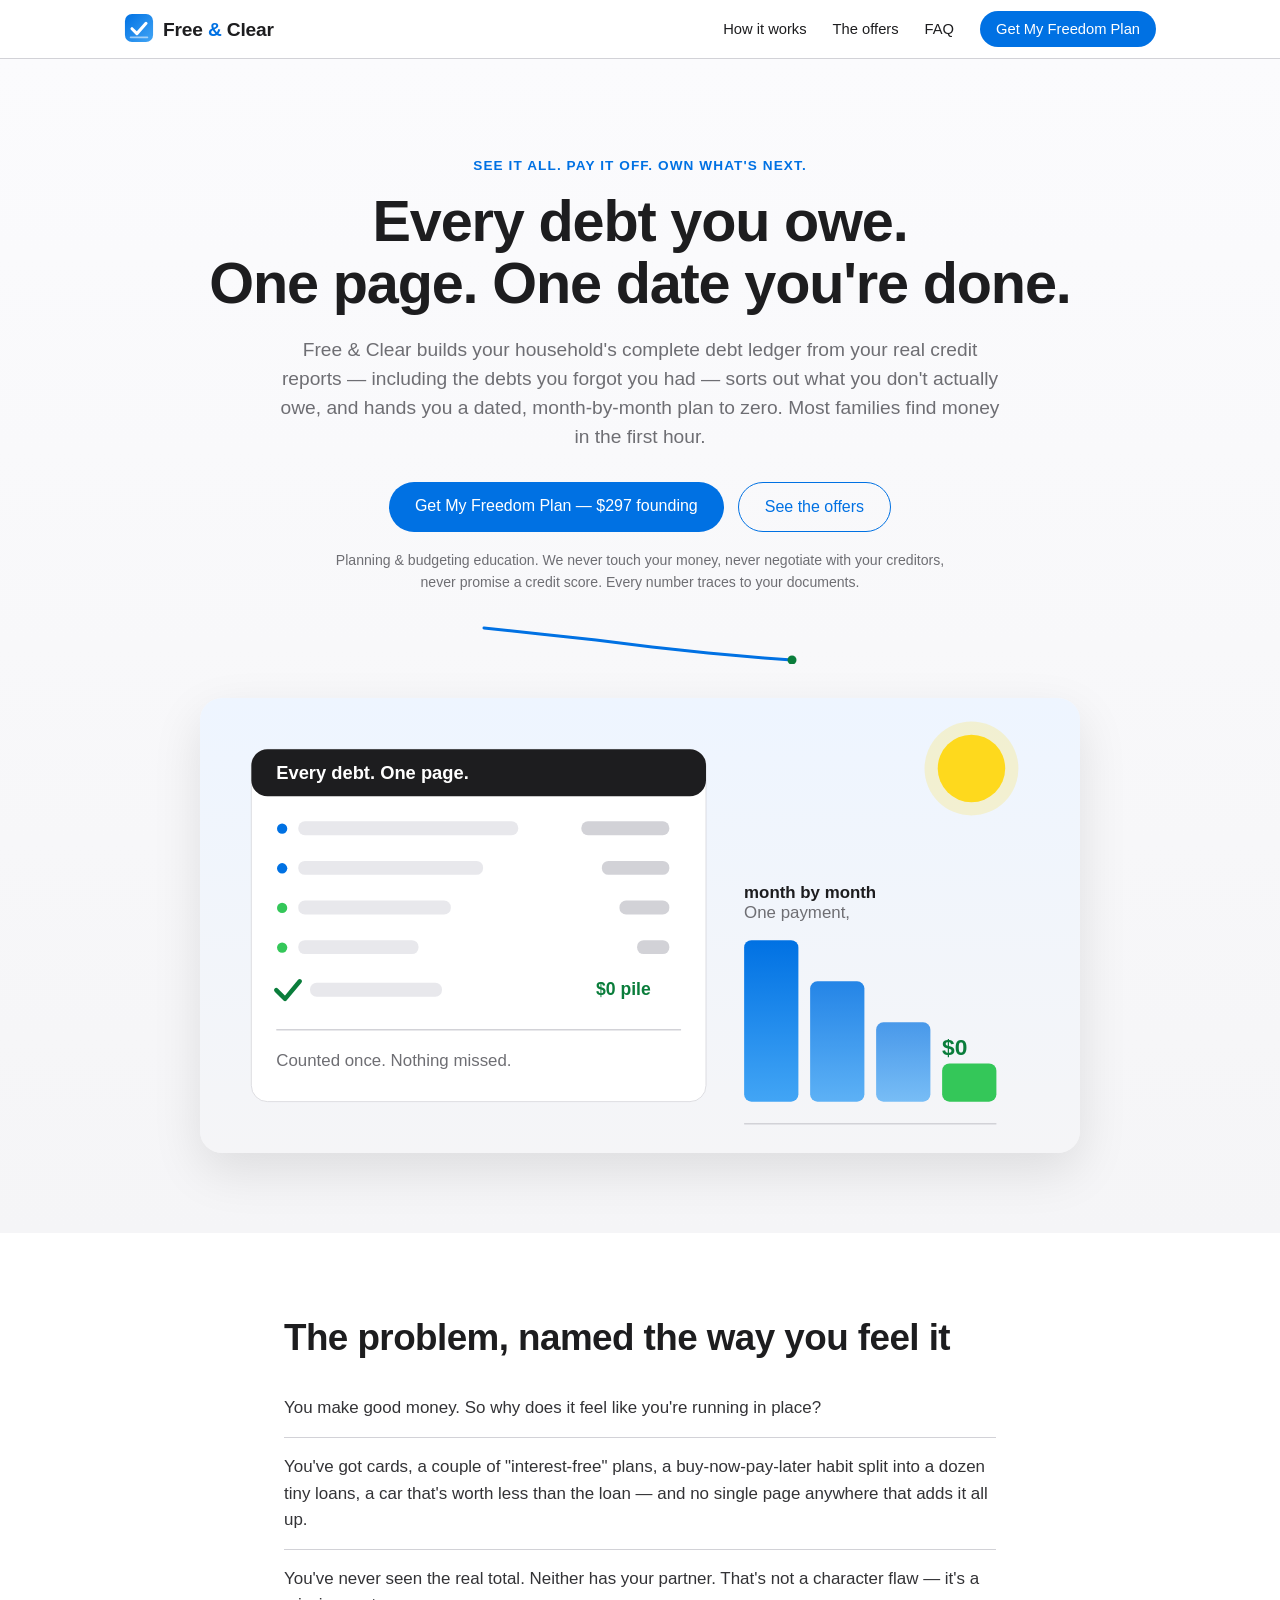
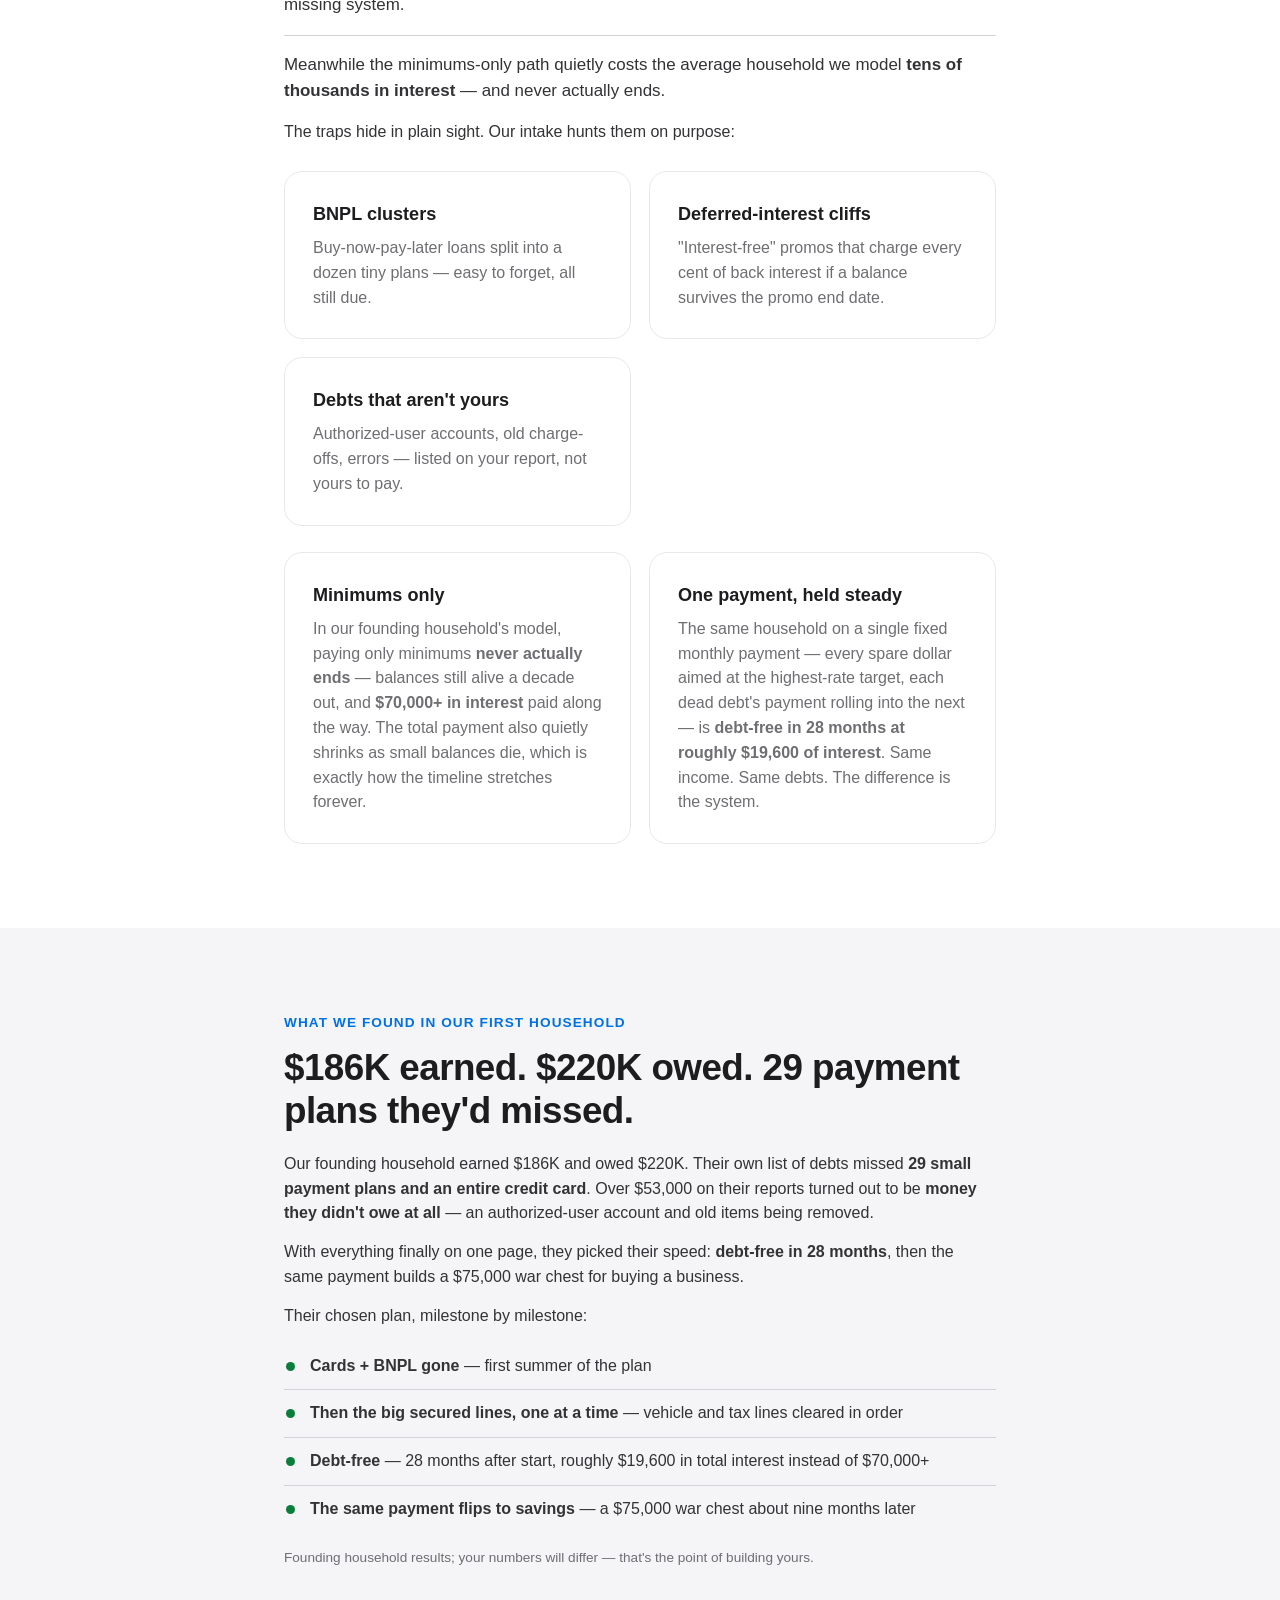
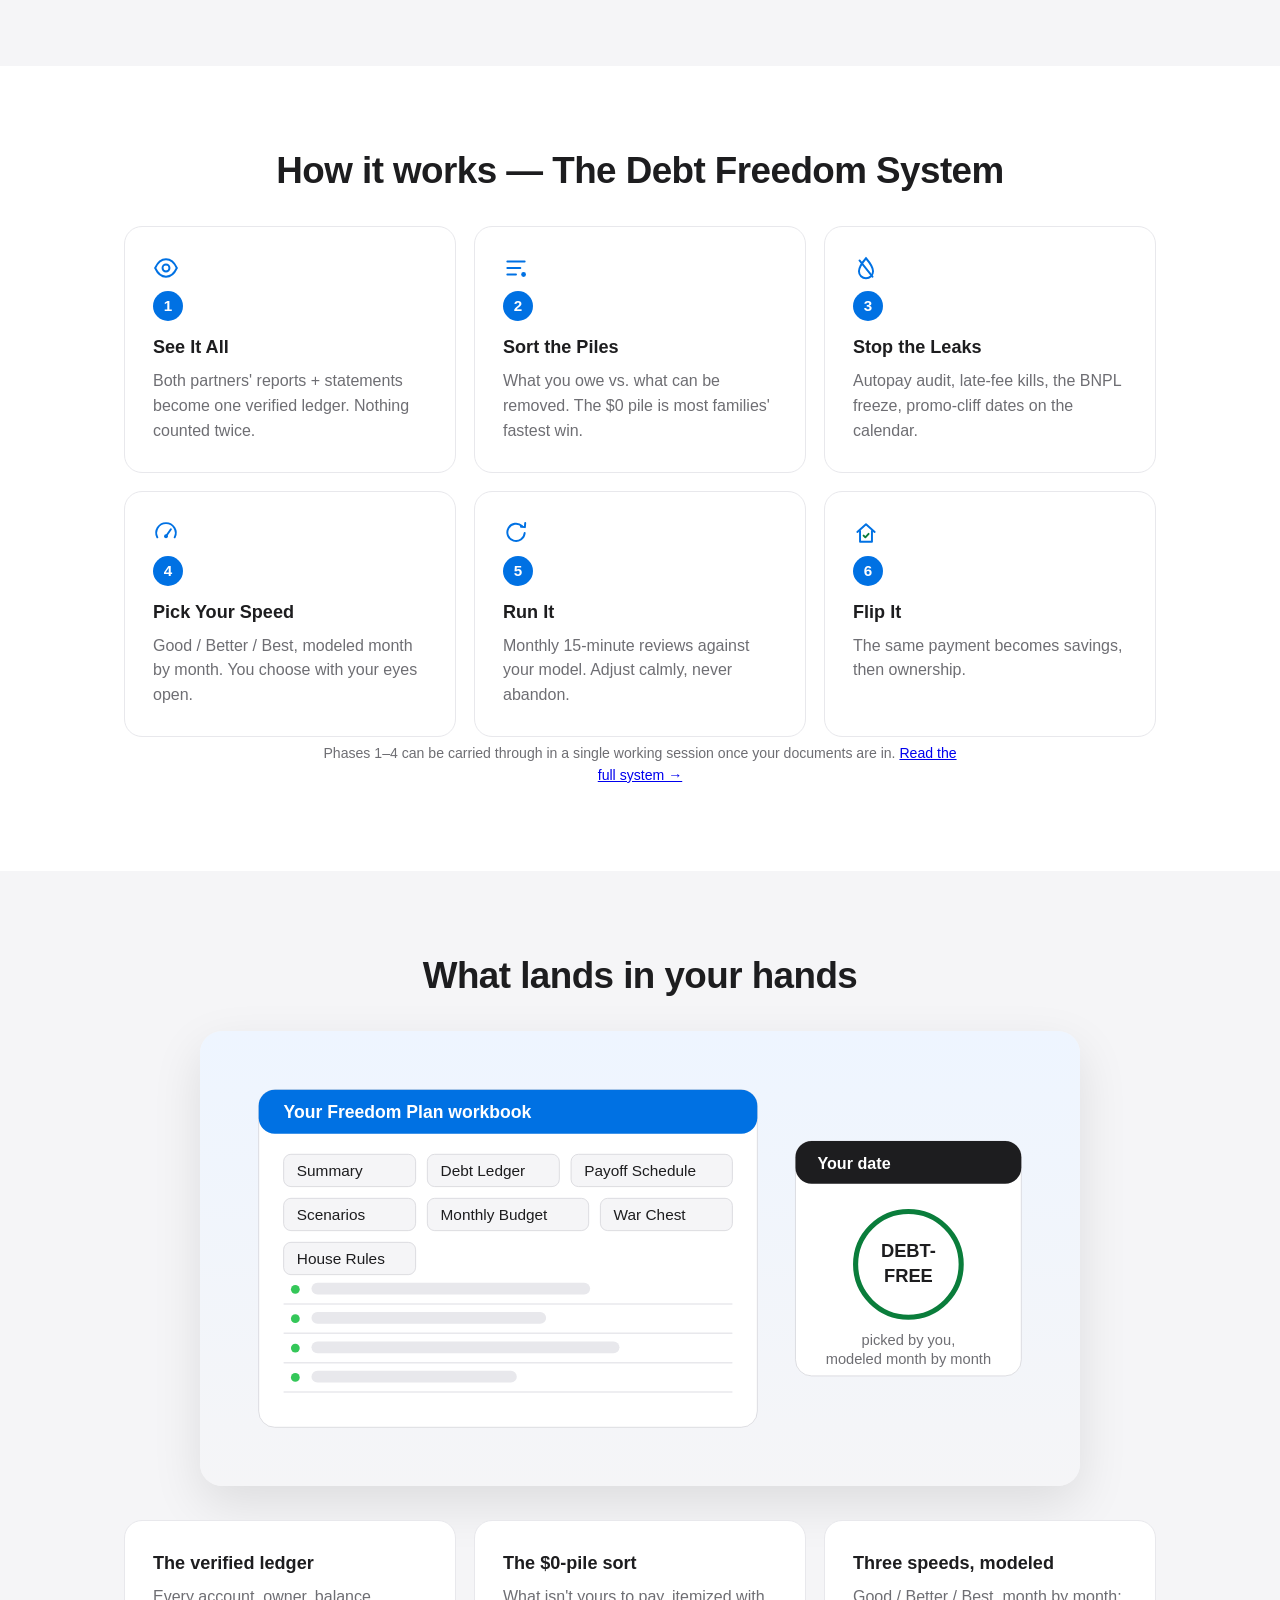
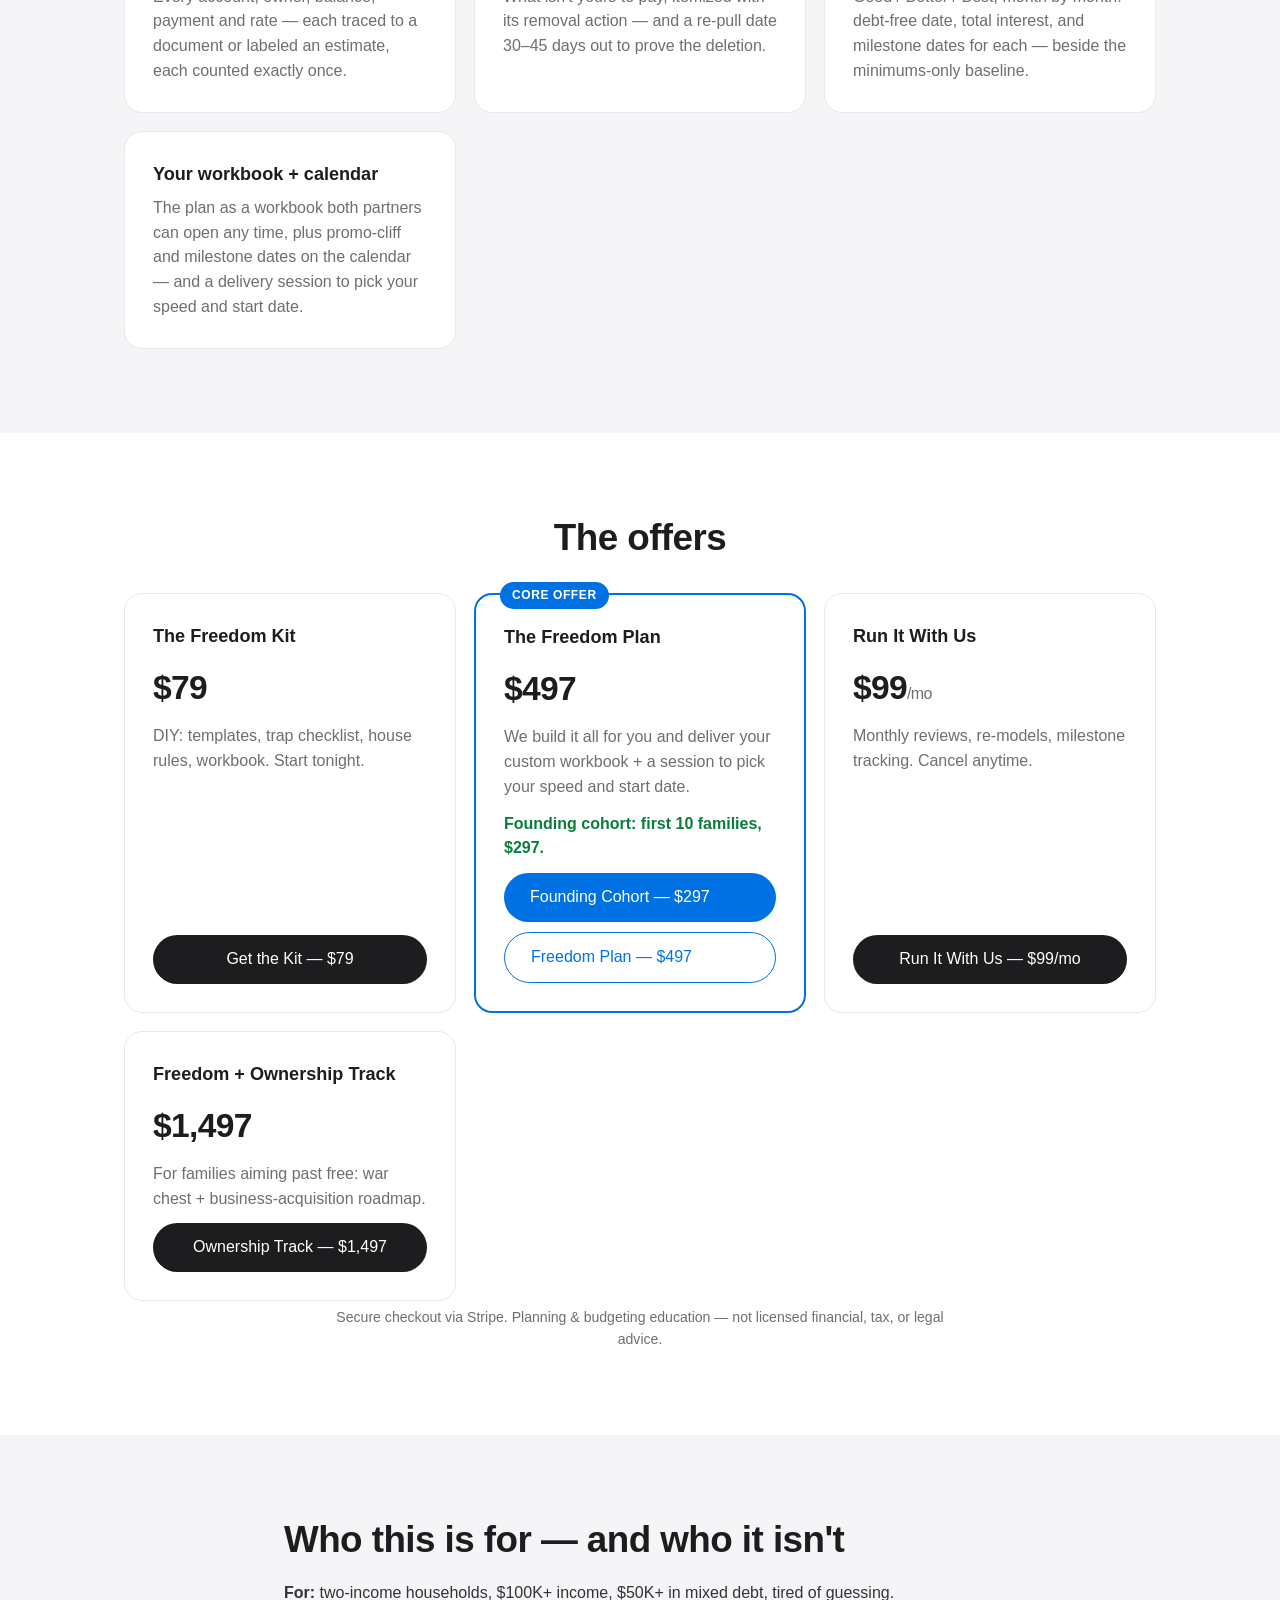
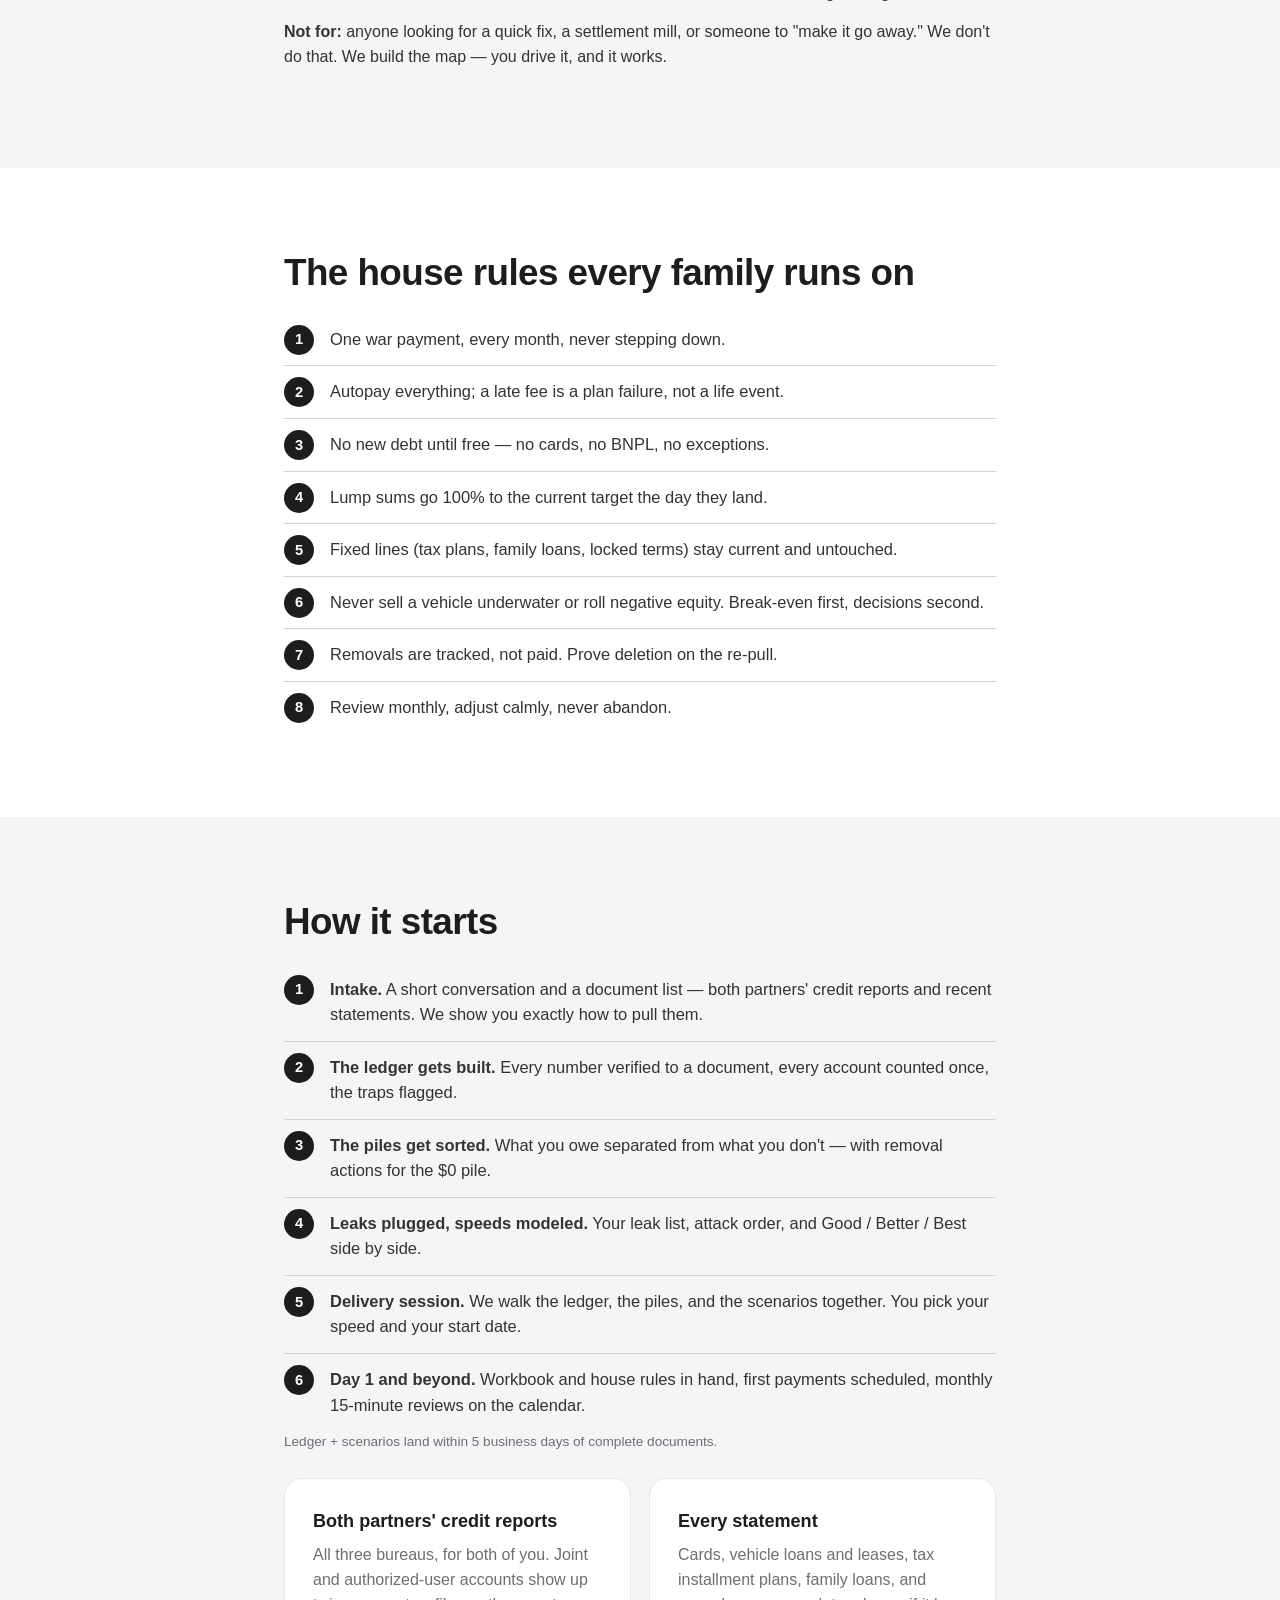
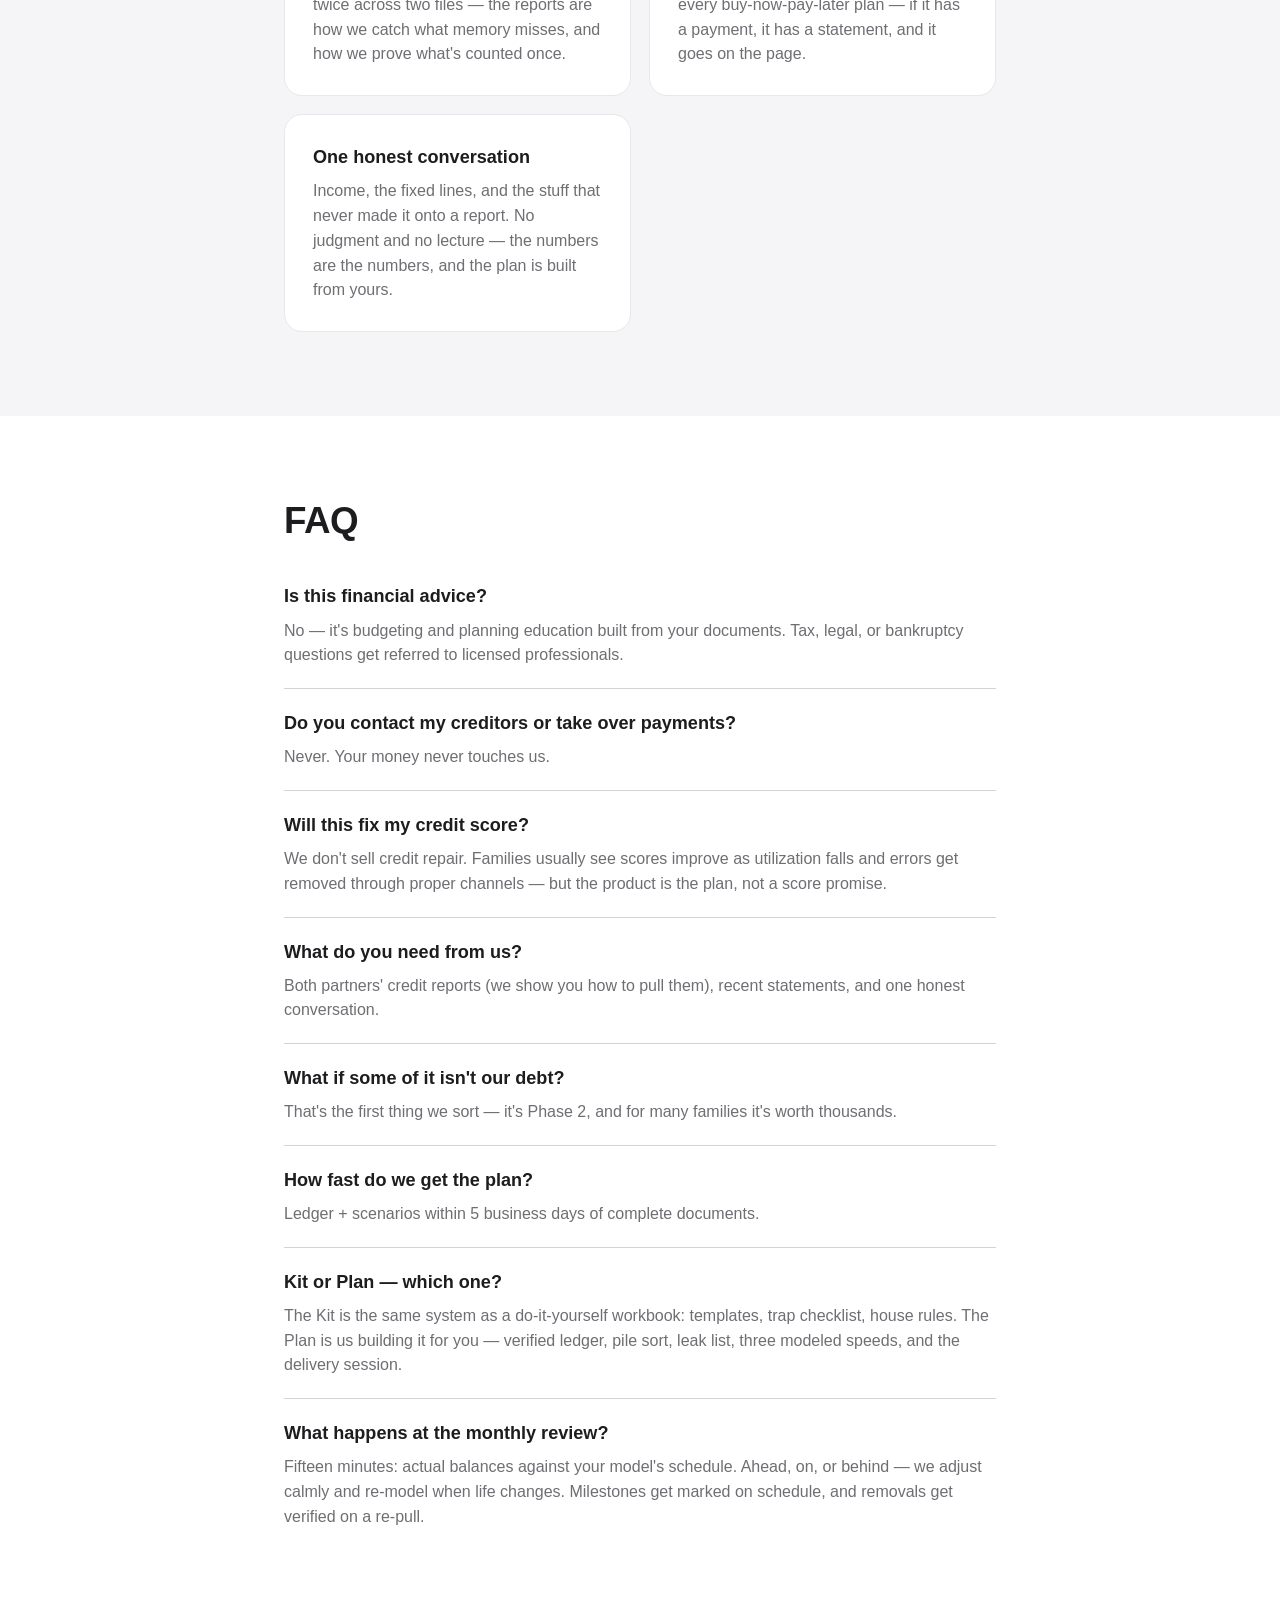
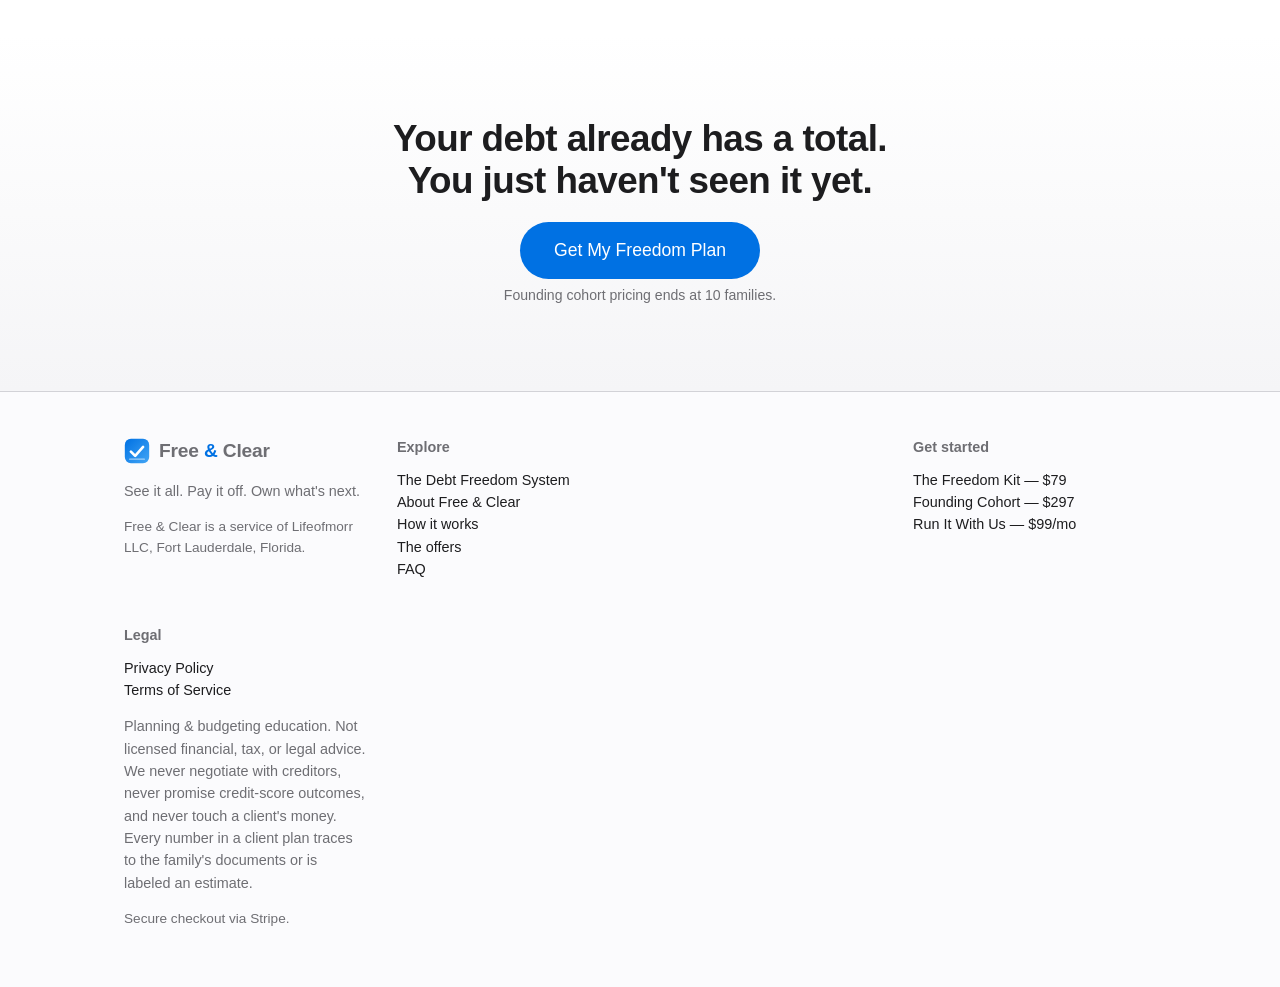
<file: index.html>
<!DOCTYPE html>
<html lang="en">
<head>
<meta charset="UTF-8">
<meta name="viewport" content="width=device-width, initial-scale=1.0">
<title>Free &amp; Clear — Every debt you owe. One page. One date you're done.</title>
<meta name="description" content="Free & Clear builds your household's complete debt ledger from your real credit reports and hands you a dated, month-by-month plan to zero. See it all. Pay it off. Own what's next.">
<meta property="og:type" content="website">
<meta property="og:title" content="Free &amp; Clear — See it all. Pay it off. Own what's next.">
<meta property="og:description" content="Your household's complete debt ledger, the debts you don't owe sorted out, and a dated month-by-month plan to zero. Planning &amp; budgeting education from Lifeofmorr LLC.">
<meta property="og:image" content="assets/hero-scene.svg">
<link rel="icon" type="image/svg+xml" href="assets/logo.svg">
<link rel="stylesheet" href="styles.css">
</head>
<body>

<header class="site-header">
  <div class="wrap header-inner">
    <a class="brand" href="#top"><img class="brand-logo" src="assets/logo.svg" alt="Free &amp; Clear logo" width="30" height="30">Free <span class="amp">&amp;</span> Clear</a>
    <nav>
      <a href="#how">How it works</a>
      <a href="#offers">The offers</a>
      <a href="#faq">FAQ</a>
      <a class="nav-cta" href="https://buy.stripe.com/fZubJ0gEf1subti2Ln8so3F">Get My Freedom Plan</a>
    </nav>
  </div>
</header>

<main id="top">

  <!-- HERO -->
  <section class="hero">
    <div class="wrap">
      <p class="eyebrow">See it all. Pay it off. Own what's next.</p>
      <h1>Every debt you owe.<br>One page. One date you're done.</h1>
      <p class="subhead">Free &amp; Clear builds your household's complete debt ledger from your real credit reports — including the debts you forgot you had — sorts out what you don't actually owe, and hands you a dated, month-by-month plan to zero. Most families find money in the first hour.</p>
      <div class="cta-row">
        <a class="btn btn-primary" href="https://buy.stripe.com/fZubJ0gEf1subti2Ln8so3F">Get My Freedom Plan — $297 founding</a>
        <a class="btn btn-ghost" href="#offers">See the offers</a>
      </div>
      <p class="micro-trust">Planning &amp; budgeting education. We never touch your money, never negotiate with your creditors, never promise a credit score. Every number traces to your documents.</p>
      <svg class="hero-spark" viewBox="0 0 320 44" width="320" height="44" aria-hidden="true"><polyline points="4,8 60,14 116,20 172,27 228,33 284,38 312,40" fill="none" stroke="#0071e3" stroke-width="3" stroke-linecap="round"/><circle cx="312" cy="40" r="4.5" fill="#0a7d3b"/></svg>
      <div class="hero-panel">
        <img src="assets/hero-scene.svg" alt="Illustration of a single debt ledger page with balances stepping down to zero" width="1200" height="620">
      </div>
    </div>
  </section>

  <!-- PROBLEM -->
  <section class="section">
    <div class="wrap narrow">
      <h2>The problem, named the way you feel it</h2>
      <ul class="problem-list">
        <li>You make good money. So why does it feel like you're running in place?</li>
        <li>You've got cards, a couple of "interest-free" plans, a buy-now-pay-later habit split into a dozen tiny loans, a car that's worth less than the loan — and no single page anywhere that adds it all up.</li>
        <li>You've never seen the real total. Neither has your partner. That's not a character flaw — it's a missing system.</li>
        <li>Meanwhile the minimums-only path quietly costs the average household we model <strong>tens of thousands in interest</strong> — and never actually ends.</li>
      </ul>
      <p>The traps hide in plain sight. Our intake hunts them on purpose:</p>
      <div class="grid trap-grid">
        <div class="card"><h3>BNPL clusters</h3><p>Buy-now-pay-later loans split into a dozen tiny plans — easy to forget, all still due.</p></div>
        <div class="card"><h3>Deferred-interest cliffs</h3><p>"Interest-free" promos that charge every cent of back interest if a balance survives the promo end date.</p></div>
        <div class="card"><h3>Debts that aren't yours</h3><p>Authorized-user accounts, old charge-offs, errors — listed on your report, not yours to pay.</p></div>
      </div>
      <div class="grid compare-grid">
        <div class="card"><h3>Minimums only</h3><p>In our founding household's model, paying only minimums <strong>never actually ends</strong> — balances still alive a decade out, and <strong>$70,000+ in interest</strong> paid along the way. The total payment also quietly shrinks as small balances die, which is exactly how the timeline stretches forever.</p></div>
        <div class="card"><h3>One payment, held steady</h3><p>The same household on a single fixed monthly payment — every spare dollar aimed at the highest-rate target, each dead debt's payment rolling into the next — is <strong>debt-free in 28 months at roughly $19,600 of interest</strong>. Same income. Same debts. The difference is the system.</p></div>
      </div>
    </div>
  </section>

  <!-- PROOF STORY -->
  <section class="section section-alt">
    <div class="wrap narrow">
      <p class="eyebrow">What we found in our first household</p>
      <h2>$186K earned. $220K owed. 29 payment plans they'd missed.</h2>
      <p>Our founding household earned $186K and owed $220K. Their own list of debts missed <strong>29 small payment plans and an entire credit card</strong>. Over $53,000 on their reports turned out to be <strong>money they didn't owe at all</strong> — an authorized-user account and old items being removed.</p>
      <p>With everything finally on one page, they picked their speed: <strong>debt-free in 28 months</strong>, then the same payment builds a $75,000 war chest for buying a business.</p>
      <p>Their chosen plan, milestone by milestone:</p>
      <ul class="milestones">
        <li><strong>Cards + BNPL gone</strong> — first summer of the plan</li>
        <li><strong>Then the big secured lines, one at a time</strong> — vehicle and tax lines cleared in order</li>
        <li><strong>Debt-free</strong> — 28 months after start, roughly $19,600 in total interest instead of $70,000+</li>
        <li><strong>The same payment flips to savings</strong> — a $75,000 war chest about nine months later</li>
      </ul>
      <p class="fineprint">Founding household results; your numbers will differ — that's the point of building yours.</p>
    </div>
  </section>

  <!-- HOW IT WORKS -->
  <section class="section" id="how">
    <div class="wrap">
      <h2 class="center">How it works — The Debt Freedom System</h2>
      <div class="grid">
        <div class="card"><svg class="ic" viewBox="0 0 24 24" aria-hidden="true"><path d="M2 12 C5 5.5 9 4 12 4 C15 4 19 5.5 22 12 C19 18.5 15 20 12 20 C9 20 5 18.5 2 12 Z" fill="none" stroke="#0071e3" stroke-width="1.8"/><circle cx="12" cy="12" r="3.2" fill="none" stroke="#0071e3" stroke-width="1.8"/></svg><span class="step">1</span><h3>See It All</h3><p>Both partners' reports + statements become one verified ledger. Nothing counted twice.</p></div>
        <div class="card"><svg class="ic" viewBox="0 0 24 24" aria-hidden="true"><path d="M4 6 H20 M4 12 H16 M4 18 H12" stroke="#0071e3" stroke-width="1.8" stroke-linecap="round"/><circle cx="19" cy="18" r="2.2" fill="#0071e3"/></svg><span class="step">2</span><h3>Sort the Piles</h3><p>What you owe vs. what can be removed. The $0 pile is most families' fastest win.</p></div>
        <div class="card"><svg class="ic" viewBox="0 0 24 24" aria-hidden="true"><path d="M12 3 C12 3 5.5 10.6 5.5 15 A6.5 6.5 0 0 0 18.5 15 C18.5 10.6 12 3 12 3 Z" fill="none" stroke="#0071e3" stroke-width="1.8"/><path d="M6 5 L18 20" stroke="#0071e3" stroke-width="1.8" stroke-linecap="round"/></svg><span class="step">3</span><h3>Stop the Leaks</h3><p>Autopay audit, late-fee kills, the BNPL freeze, promo-cliff dates on the calendar.</p></div>
        <div class="card"><svg class="ic" viewBox="0 0 24 24" aria-hidden="true"><path d="M4 16 A9 9 0 1 1 20 16" fill="none" stroke="#0071e3" stroke-width="1.8" stroke-linecap="round"/><path d="M12 15 L16.5 8.5" stroke="#0071e3" stroke-width="1.8" stroke-linecap="round"/><circle cx="12" cy="15" r="1.8" fill="#0071e3"/></svg><span class="step">4</span><h3>Pick Your Speed</h3><p>Good / Better / Best, modeled month by month. You choose with your eyes open.</p></div>
        <div class="card"><svg class="ic" viewBox="0 0 24 24" aria-hidden="true"><path d="M20 12 A8 8 0 1 1 17.5 5.6" fill="none" stroke="#0071e3" stroke-width="1.8" stroke-linecap="round"/><path d="M20.5 2.8 L20.2 6.6 L16.5 6.2" fill="none" stroke="#0071e3" stroke-width="1.8" stroke-linecap="round" stroke-linejoin="round"/></svg><span class="step">5</span><h3>Run It</h3><p>Monthly 15-minute reviews against your model. Adjust calmly, never abandon.</p></div>
        <div class="card"><svg class="ic" viewBox="0 0 24 24" aria-hidden="true"><path d="M4 11 L12 4 L20 11" fill="none" stroke="#0071e3" stroke-width="1.8" stroke-linecap="round" stroke-linejoin="round"/><path d="M6.5 9.5 V20 H17.5 V9.5" fill="none" stroke="#0071e3" stroke-width="1.8" stroke-linejoin="round"/><path d="M9.8 14.4 L11.4 16 L14.4 12.8" fill="none" stroke="#0a7d3b" stroke-width="1.8" stroke-linecap="round" stroke-linejoin="round"/></svg><span class="step">6</span><h3>Flip It</h3><p>The same payment becomes savings, then ownership.</p></div>
      </div>
      <p class="center micro-trust">Phases 1–4 can be carried through in a single working session once your documents are in. <a href="system.html">Read the full system &rarr;</a></p>
    </div>
  </section>

  <!-- DELIVERABLES -->
  <section class="section section-alt">
    <div class="wrap">
      <h2 class="center">What lands in your hands</h2>
      <div class="hero-panel">
        <img src="assets/plan-scene.svg" alt="Illustration of the Freedom Plan workbook and a debt-free date circled on a calendar" width="1200" height="620" loading="lazy">
      </div>
      <div class="grid">
        <div class="card"><h3>The verified ledger</h3><p>Every account, owner, balance, payment and rate — each traced to a document or labeled an estimate, each counted exactly once.</p></div>
        <div class="card"><h3>The $0-pile sort</h3><p>What isn't yours to pay, itemized with its removal action — and a re-pull date 30–45 days out to prove the deletion.</p></div>
        <div class="card"><h3>Three speeds, modeled</h3><p>Good / Better / Best, month by month: debt-free date, total interest, and milestone dates for each — beside the minimums-only baseline.</p></div>
        <div class="card"><h3>Your workbook + calendar</h3><p>The plan as a workbook both partners can open any time, plus promo-cliff and milestone dates on the calendar — and a delivery session to pick your speed and start date.</p></div>
      </div>
    </div>
  </section>

  <!-- OFFERS -->
  <section class="section" id="offers">
    <div class="wrap">
      <h2 class="center">The offers</h2>
      <div class="grid offers">

        <div class="card offer">
          <h3>The Freedom Kit</h3>
          <p class="price">$79</p>
          <p>DIY: templates, trap checklist, house rules, workbook. Start tonight.</p>
          <a class="btn btn-card" href="https://buy.stripe.com/28EbJ0afR9Z00OE99L8so3E">Get the Kit — $79</a>
        </div>

        <div class="card offer featured">
          <p class="badge">Core offer</p>
          <h3>The Freedom Plan</h3>
          <p class="price">$497</p>
          <p>We build it all for you and deliver your custom workbook + a session to pick your speed and start date.</p>
          <p class="founding">Founding cohort: first 10 families, $297.</p>
          <a class="btn btn-primary" href="https://buy.stripe.com/fZubJ0gEf1subti2Ln8so3F">Founding Cohort — $297</a>
          <a class="btn btn-ghost" href="https://buy.stripe.com/cNi8wO3Rt9Z0bti5Xz8so3G">Freedom Plan — $497</a>
        </div>

        <div class="card offer">
          <h3>Run It With Us</h3>
          <p class="price">$99<span class="per">/mo</span></p>
          <p>Monthly reviews, re-models, milestone tracking. Cancel anytime.</p>
          <a class="btn btn-card" href="https://buy.stripe.com/8x25kCbjV9Z08h6eu58so3H">Run It With Us — $99/mo</a>
        </div>

        <div class="card offer">
          <h3>Freedom + Ownership Track</h3>
          <p class="price">$1,497</p>
          <p>For families aiming past free: war chest + business-acquisition roadmap.</p>
          <a class="btn btn-card" href="https://buy.stripe.com/5kQ4gyfAb9Z08h6gCd8so3I">Ownership Track — $1,497</a>
        </div>

      </div>
      <p class="micro-trust center">Secure checkout via Stripe. Planning &amp; budgeting education — not licensed financial, tax, or legal advice.</p>
    </div>
  </section>

  <!-- WHO FOR -->
  <section class="section section-alt">
    <div class="wrap narrow">
      <h2>Who this is for — and who it isn't</h2>
      <p><strong>For:</strong> two-income households, $100K+ income, $50K+ in mixed debt, tired of guessing.</p>
      <p><strong>Not for:</strong> anyone looking for a quick fix, a settlement mill, or someone to "make it go away." We don't do that. We build the map — you drive it, and it works.</p>
    </div>
  </section>

  <!-- HOUSE RULES -->
  <section class="section">
    <div class="wrap narrow">
      <h2>The house rules every family runs on</h2>
      <ol class="rules-list">
        <li>One war payment, every month, never stepping down.</li>
        <li>Autopay everything; a late fee is a plan failure, not a life event.</li>
        <li>No new debt until free — no cards, no BNPL, no exceptions.</li>
        <li>Lump sums go 100% to the current target the day they land.</li>
        <li>Fixed lines (tax plans, family loans, locked terms) stay current and untouched.</li>
        <li>Never sell a vehicle underwater or roll negative equity. Break-even first, decisions second.</li>
        <li>Removals are tracked, not paid. Prove deletion on the re-pull.</li>
        <li>Review monthly, adjust calmly, never abandon.</li>
      </ol>
    </div>
  </section>

  <!-- HOW IT STARTS -->
  <section class="section section-alt">
    <div class="wrap narrow">
      <h2>How it starts</h2>
      <ol class="rules-list steps-list">
        <li><strong>Intake.</strong> A short conversation and a document list — both partners' credit reports and recent statements. We show you exactly how to pull them.</li>
        <li><strong>The ledger gets built.</strong> Every number verified to a document, every account counted once, the traps flagged.</li>
        <li><strong>The piles get sorted.</strong> What you owe separated from what you don't — with removal actions for the $0 pile.</li>
        <li><strong>Leaks plugged, speeds modeled.</strong> Your leak list, attack order, and Good / Better / Best side by side.</li>
        <li><strong>Delivery session.</strong> We walk the ledger, the piles, and the scenarios together. You pick your speed and your start date.</li>
        <li><strong>Day 1 and beyond.</strong> Workbook and house rules in hand, first payments scheduled, monthly 15-minute reviews on the calendar.</li>
      </ol>
      <p class="fineprint">Ledger + scenarios land within 5 business days of complete documents.</p>
      <div class="grid compare-grid">
        <div class="card"><h3>Both partners' credit reports</h3><p>All three bureaus, for both of you. Joint and authorized-user accounts show up twice across two files — the reports are how we catch what memory misses, and how we prove what's counted once.</p></div>
        <div class="card"><h3>Every statement</h3><p>Cards, vehicle loans and leases, tax installment plans, family loans, and every buy-now-pay-later plan — if it has a payment, it has a statement, and it goes on the page.</p></div>
        <div class="card"><h3>One honest conversation</h3><p>Income, the fixed lines, and the stuff that never made it onto a report. No judgment and no lecture — the numbers are the numbers, and the plan is built from yours.</p></div>
      </div>
    </div>
  </section>

  <!-- FAQ -->
  <section class="section" id="faq">
    <div class="wrap narrow">
      <h2>FAQ</h2>
      <div class="faq-item"><h3>Is this financial advice?</h3><p>No — it's budgeting and planning education built from your documents. Tax, legal, or bankruptcy questions get referred to licensed professionals.</p></div>
      <div class="faq-item"><h3>Do you contact my creditors or take over payments?</h3><p>Never. Your money never touches us.</p></div>
      <div class="faq-item"><h3>Will this fix my credit score?</h3><p>We don't sell credit repair. Families usually see scores improve as utilization falls and errors get removed through proper channels — but the product is the plan, not a score promise.</p></div>
      <div class="faq-item"><h3>What do you need from us?</h3><p>Both partners' credit reports (we show you how to pull them), recent statements, and one honest conversation.</p></div>
      <div class="faq-item"><h3>What if some of it isn't our debt?</h3><p>That's the first thing we sort — it's Phase 2, and for many families it's worth thousands.</p></div>
      <div class="faq-item"><h3>How fast do we get the plan?</h3><p>Ledger + scenarios within 5 business days of complete documents.</p></div>
      <div class="faq-item"><h3>Kit or Plan — which one?</h3><p>The Kit is the same system as a do-it-yourself workbook: templates, trap checklist, house rules. The Plan is us building it for you — verified ledger, pile sort, leak list, three modeled speeds, and the delivery session.</p></div>
      <div class="faq-item"><h3>What happens at the monthly review?</h3><p>Fifteen minutes: actual balances against your model's schedule. Ahead, on, or behind — we adjust calmly and re-model when life changes. Milestones get marked on schedule, and removals get verified on a re-pull.</p></div>
    </div>
  </section>

  <!-- FINAL CTA -->
  <section class="section final-cta">
    <div class="wrap narrow center">
      <h2>Your debt already has a total.<br>You just haven't seen it yet.</h2>
      <a class="btn btn-primary btn-large" href="https://buy.stripe.com/fZubJ0gEf1subti2Ln8so3F">Get My Freedom Plan</a>
      <p class="micro-trust">Founding cohort pricing ends at 10 families.</p>
    </div>
  </section>

</main>

<footer class="site-footer">
  <div class="wrap footer-grid foot-grid">
    <div>
      <p class="brand"><img class="brand-logo" src="assets/logo.svg" alt="Free &amp; Clear logo" width="26" height="26">Free <span class="amp">&amp;</span> Clear</p>
      <p>See it all. Pay it off. Own what's next.</p>
      <p class="fineprint">Free &amp; Clear is a service of Lifeofmorr LLC, Fort Lauderdale, Florida.</p>
    </div>
    <div>
      <p class="foot-head">Explore</p>
      <p><a href="system.html">The Debt Freedom System</a><br><a href="about.html">About Free &amp; Clear</a><br><a href="#how">How it works</a><br><a href="#offers">The offers</a><br><a href="#faq">FAQ</a></p>
    </div>
    <div>
      <p class="foot-head">Get started</p>
      <p><a href="https://buy.stripe.com/28EbJ0afR9Z00OE99L8so3E">The Freedom Kit — $79</a><br><a href="https://buy.stripe.com/fZubJ0gEf1subti2Ln8so3F">Founding Cohort — $297</a><br><a href="https://buy.stripe.com/8x25kCbjV9Z08h6eu58so3H">Run It With Us — $99/mo</a></p>
    </div>
    <div>
      <p class="foot-head">Legal</p>
      <p><a href="privacy.html">Privacy Policy</a><br><a href="terms.html">Terms of Service</a></p>
      <p>Planning &amp; budgeting education. Not licensed financial, tax, or legal advice. We never negotiate with creditors, never promise credit-score outcomes, and never touch a client's money. Every number in a client plan traces to the family's documents or is labeled an estimate.</p>
      <p class="fineprint">Secure checkout via Stripe.</p>
    </div>
  </div>
</footer>

</body>
</html>
</file>
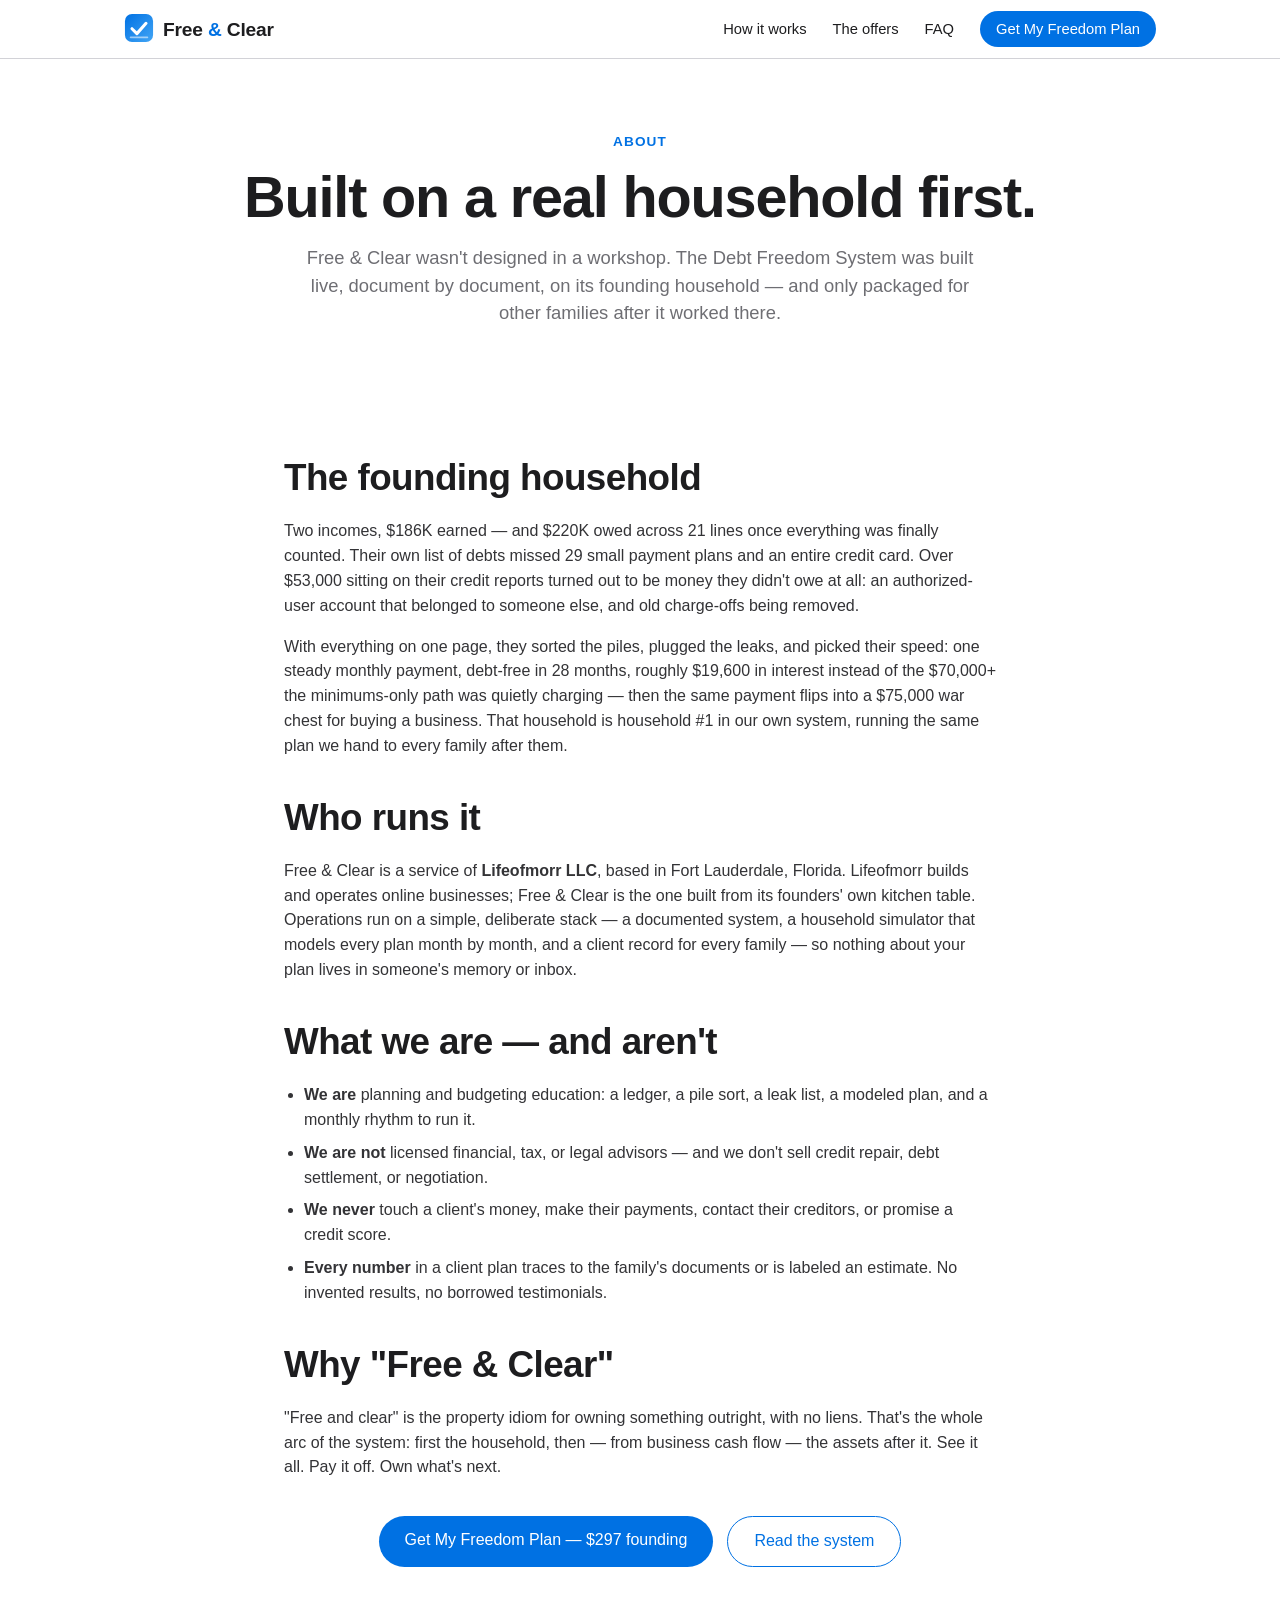
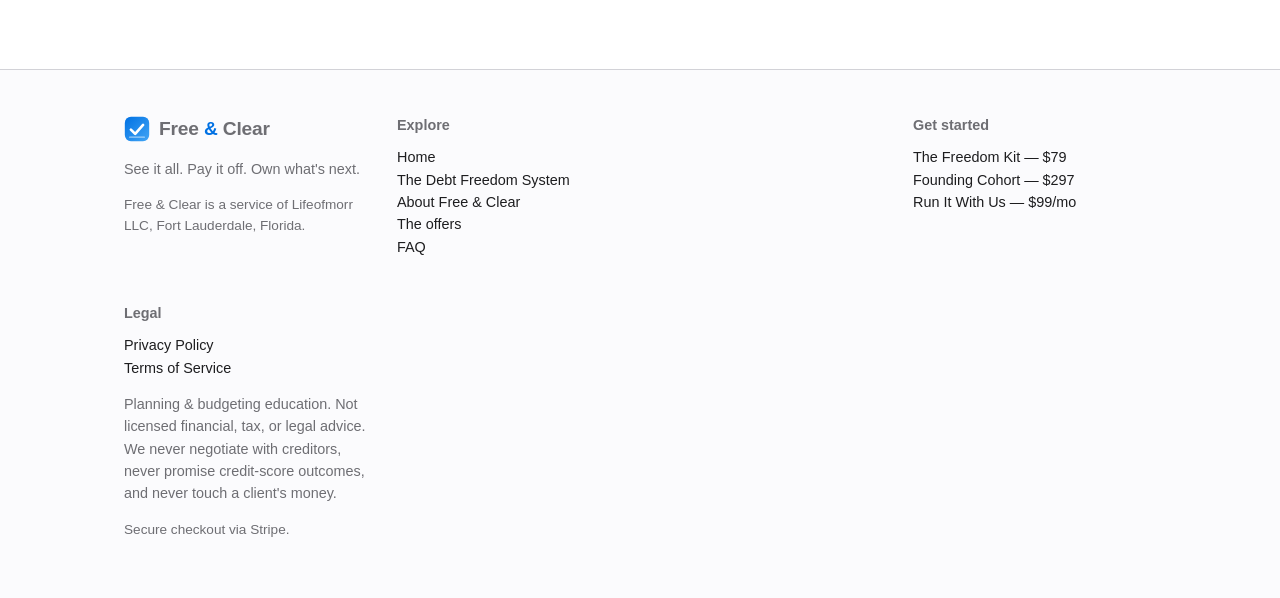
<file: about.html>
<!DOCTYPE html>
<html lang="en">
<head>
<meta charset="UTF-8">
<meta name="viewport" content="width=device-width, initial-scale=1.0">
<title>About — Free &amp; Clear</title>
<meta name="description" content="Free & Clear is a service of Lifeofmorr LLC in Fort Lauderdale, Florida. The Debt Freedom System was built live on its founding household before it was ever offered to anyone else.">
<meta property="og:type" content="website">
<meta property="og:title" content="About — Free &amp; Clear">
<meta property="og:description" content="Built live on a real household first: $186K earned, $220K owed, 29 payment plans they'd missed — now a dated plan to zero.">
<meta property="og:image" content="assets/hero-scene.svg">
<link rel="icon" type="image/svg+xml" href="assets/logo.svg">
<link rel="stylesheet" href="styles.css">
</head>
<body>

<header class="site-header">
  <div class="wrap header-inner">
    <a class="brand" href="index.html"><img class="brand-logo" src="assets/logo.svg" alt="Free &amp; Clear logo" width="30" height="30">Free <span class="amp">&amp;</span> Clear</a>
    <nav>
      <a href="index.html#how">How it works</a>
      <a href="index.html#offers">The offers</a>
      <a href="index.html#faq">FAQ</a>
      <a class="nav-cta" href="https://buy.stripe.com/fZubJ0gEf1subti2Ln8so3F">Get My Freedom Plan</a>
    </nav>
  </div>
</header>

<main>
  <section class="page-hero">
    <div class="wrap">
      <p class="eyebrow">About</p>
      <h1>Built on a real household first.</h1>
      <p class="subhead">Free &amp; Clear wasn't designed in a workshop. The Debt Freedom System was built live, document by document, on its founding household — and only packaged for other families after it worked there.</p>
    </div>
  </section>

  <section class="section">
    <div class="wrap narrow prose">
      <h2>The founding household</h2>
      <p>Two incomes, $186K earned — and $220K owed across 21 lines once everything was finally counted. Their own list of debts missed 29 small payment plans and an entire credit card. Over $53,000 sitting on their credit reports turned out to be money they didn't owe at all: an authorized-user account that belonged to someone else, and old charge-offs being removed.</p>
      <p>With everything on one page, they sorted the piles, plugged the leaks, and picked their speed: one steady monthly payment, debt-free in 28 months, roughly $19,600 in interest instead of the $70,000+ the minimums-only path was quietly charging — then the same payment flips into a $75,000 war chest for buying a business. That household is household #1 in our own system, running the same plan we hand to every family after them.</p>

      <h2>Who runs it</h2>
      <p>Free &amp; Clear is a service of <strong>Lifeofmorr LLC</strong>, based in Fort Lauderdale, Florida. Lifeofmorr builds and operates online businesses; Free &amp; Clear is the one built from its founders' own kitchen table. Operations run on a simple, deliberate stack — a documented system, a household simulator that models every plan month by month, and a client record for every family — so nothing about your plan lives in someone's memory or inbox.</p>

      <h2>What we are — and aren't</h2>
      <ul>
        <li><strong>We are</strong> planning and budgeting education: a ledger, a pile sort, a leak list, a modeled plan, and a monthly rhythm to run it.</li>
        <li><strong>We are not</strong> licensed financial, tax, or legal advisors — and we don't sell credit repair, debt settlement, or negotiation.</li>
        <li><strong>We never</strong> touch a client's money, make their payments, contact their creditors, or promise a credit score.</li>
        <li><strong>Every number</strong> in a client plan traces to the family's documents or is labeled an estimate. No invented results, no borrowed testimonials.</li>
      </ul>

      <h2>Why "Free &amp; Clear"</h2>
      <p>"Free and clear" is the property idiom for owning something outright, with no liens. That's the whole arc of the system: first the household, then — from business cash flow — the assets after it. See it all. Pay it off. Own what's next.</p>

      <div class="cta-row" style="margin-top:36px">
        <a class="btn btn-primary" href="https://buy.stripe.com/fZubJ0gEf1subti2Ln8so3F">Get My Freedom Plan — $297 founding</a>
        <a class="btn btn-ghost" href="system.html">Read the system</a>
      </div>
    </div>
  </section>
</main>

<footer class="site-footer">
  <div class="wrap footer-grid foot-grid">
    <div>
      <p class="brand"><img class="brand-logo" src="assets/logo.svg" alt="Free &amp; Clear logo" width="26" height="26">Free <span class="amp">&amp;</span> Clear</p>
      <p>See it all. Pay it off. Own what's next.</p>
      <p class="fineprint">Free &amp; Clear is a service of Lifeofmorr LLC, Fort Lauderdale, Florida.</p>
    </div>
    <div>
      <p class="foot-head">Explore</p>
      <p><a href="index.html">Home</a><br><a href="system.html">The Debt Freedom System</a><br><a href="about.html">About Free &amp; Clear</a><br><a href="index.html#offers">The offers</a><br><a href="index.html#faq">FAQ</a></p>
    </div>
    <div>
      <p class="foot-head">Get started</p>
      <p><a href="https://buy.stripe.com/28EbJ0afR9Z00OE99L8so3E">The Freedom Kit — $79</a><br><a href="https://buy.stripe.com/fZubJ0gEf1subti2Ln8so3F">Founding Cohort — $297</a><br><a href="https://buy.stripe.com/8x25kCbjV9Z08h6eu58so3H">Run It With Us — $99/mo</a></p>
    </div>
    <div>
      <p class="foot-head">Legal</p>
      <p><a href="privacy.html">Privacy Policy</a><br><a href="terms.html">Terms of Service</a></p>
      <p>Planning &amp; budgeting education. Not licensed financial, tax, or legal advice. We never negotiate with creditors, never promise credit-score outcomes, and never touch a client's money.</p>
      <p class="fineprint">Secure checkout via Stripe.</p>
    </div>
  </div>
</footer>

</body>
</html>
</file>
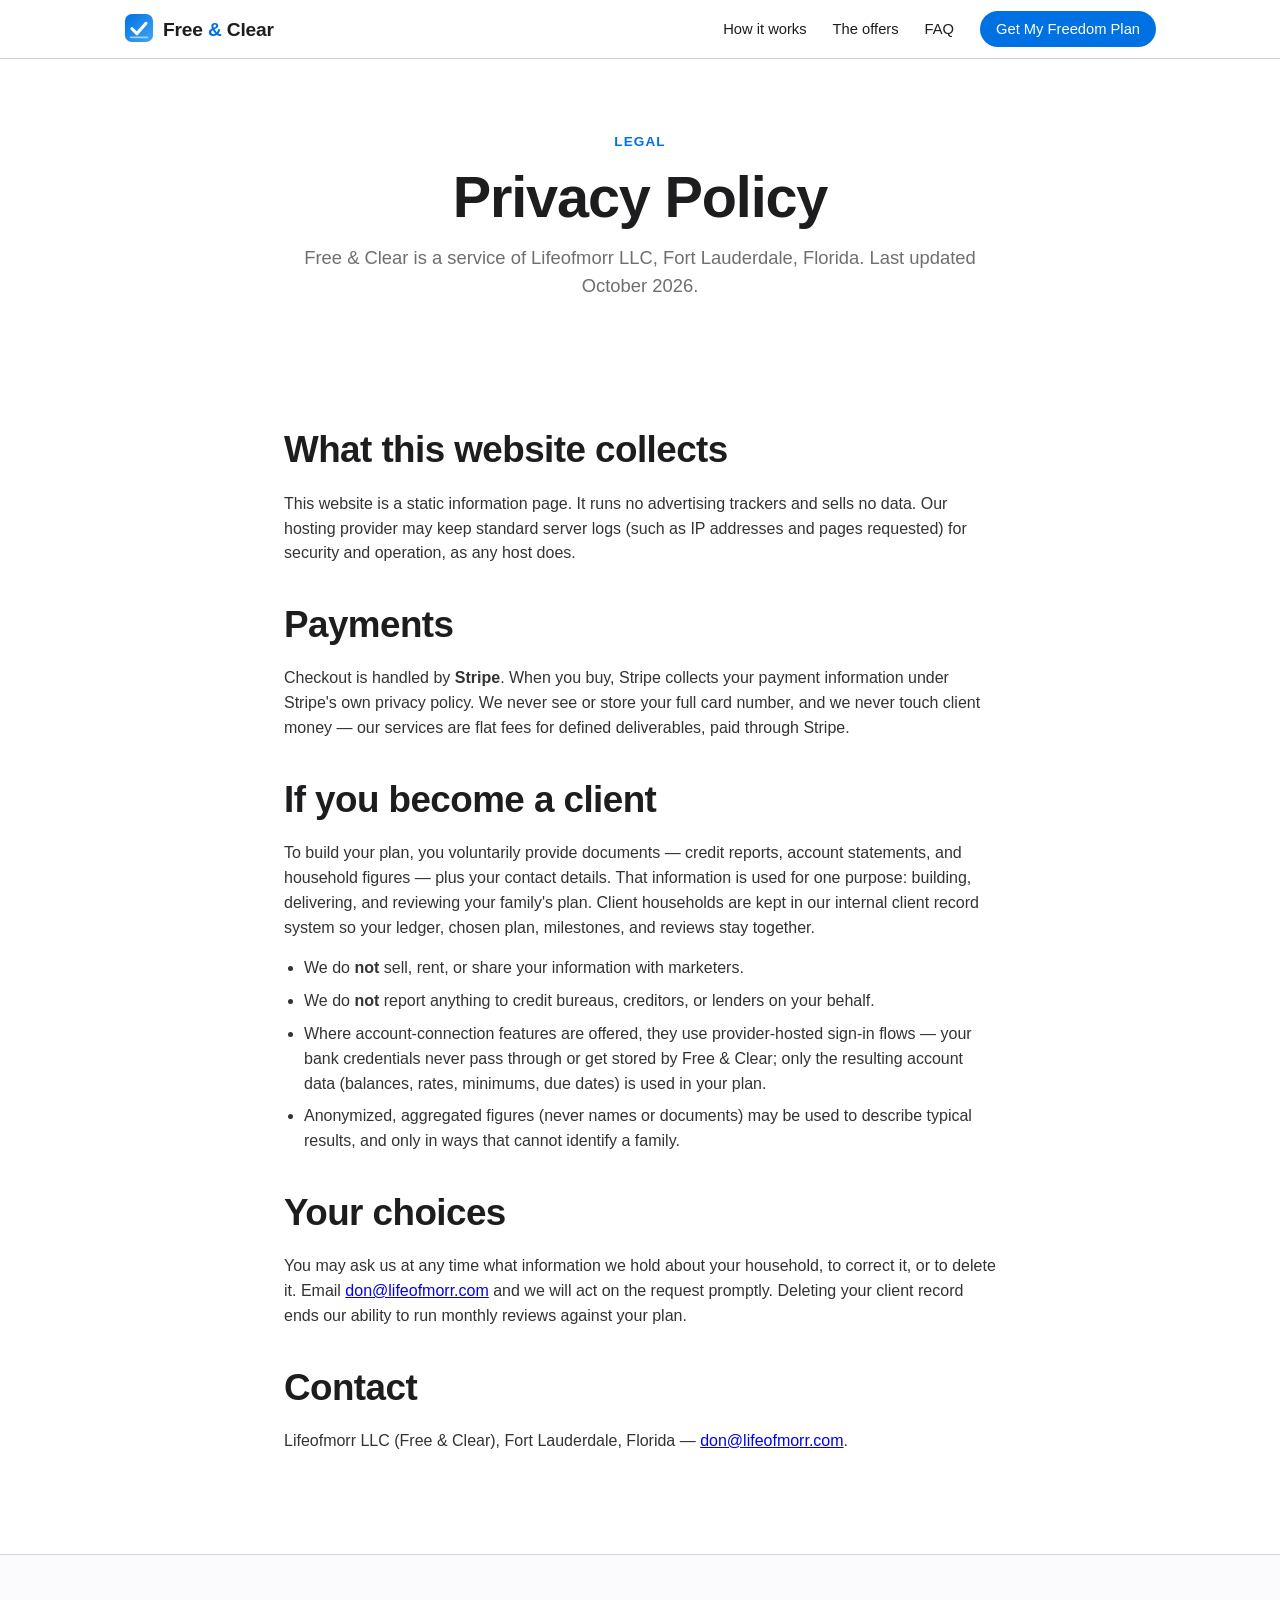
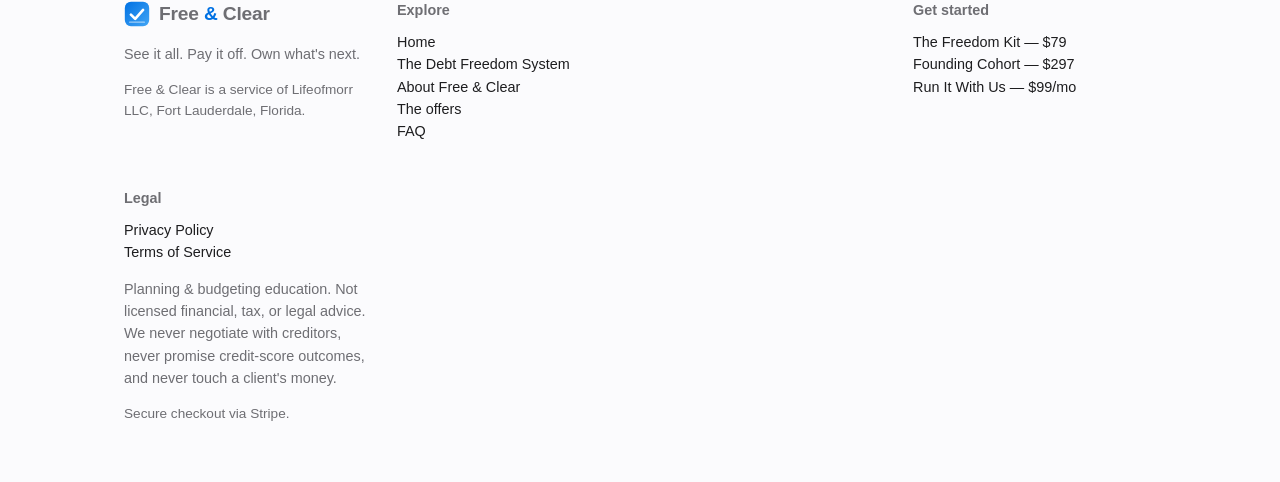
<file: privacy.html>
<!DOCTYPE html>
<html lang="en">
<head>
<meta charset="UTF-8">
<meta name="viewport" content="width=device-width, initial-scale=1.0">
<title>Privacy Policy — Free &amp; Clear</title>
<meta name="description" content="How Free & Clear (Lifeofmorr LLC) handles your information: what we collect, what we never collect, how it's used, and how to have it deleted.">
<meta property="og:type" content="website">
<meta property="og:title" content="Privacy Policy — Free &amp; Clear">
<meta property="og:description" content="Planning &amp; budgeting education from Lifeofmorr LLC. Your documents build your plan — nothing is sold, ever.">
<link rel="icon" type="image/svg+xml" href="assets/logo.svg">
<link rel="stylesheet" href="styles.css">
</head>
<body>

<header class="site-header">
  <div class="wrap header-inner">
    <a class="brand" href="index.html"><img class="brand-logo" src="assets/logo.svg" alt="Free &amp; Clear logo" width="30" height="30">Free <span class="amp">&amp;</span> Clear</a>
    <nav>
      <a href="index.html#how">How it works</a>
      <a href="index.html#offers">The offers</a>
      <a href="index.html#faq">FAQ</a>
      <a class="nav-cta" href="https://buy.stripe.com/fZubJ0gEf1subti2Ln8so3F">Get My Freedom Plan</a>
    </nav>
  </div>
</header>

<main>
  <section class="page-hero">
    <div class="wrap">
      <p class="eyebrow">Legal</p>
      <h1>Privacy Policy</h1>
      <p class="subhead">Free &amp; Clear is a service of Lifeofmorr LLC, Fort Lauderdale, Florida. Last updated October 2026.</p>
    </div>
  </section>

  <section class="section">
    <div class="wrap narrow prose">
      <h2>What this website collects</h2>
      <p>This website is a static information page. It runs no advertising trackers and sells no data. Our hosting provider may keep standard server logs (such as IP addresses and pages requested) for security and operation, as any host does.</p>

      <h2>Payments</h2>
      <p>Checkout is handled by <strong>Stripe</strong>. When you buy, Stripe collects your payment information under Stripe's own privacy policy. We never see or store your full card number, and we never touch client money — our services are flat fees for defined deliverables, paid through Stripe.</p>

      <h2>If you become a client</h2>
      <p>To build your plan, you voluntarily provide documents — credit reports, account statements, and household figures — plus your contact details. That information is used for one purpose: building, delivering, and reviewing your family's plan. Client households are kept in our internal client record system so your ledger, chosen plan, milestones, and reviews stay together.</p>
      <ul>
        <li>We do <strong>not</strong> sell, rent, or share your information with marketers.</li>
        <li>We do <strong>not</strong> report anything to credit bureaus, creditors, or lenders on your behalf.</li>
        <li>Where account-connection features are offered, they use provider-hosted sign-in flows — your bank credentials never pass through or get stored by Free &amp; Clear; only the resulting account data (balances, rates, minimums, due dates) is used in your plan.</li>
        <li>Anonymized, aggregated figures (never names or documents) may be used to describe typical results, and only in ways that cannot identify a family.</li>
      </ul>

      <h2>Your choices</h2>
      <p>You may ask us at any time what information we hold about your household, to correct it, or to delete it. Email <a href="mailto:don@lifeofmorr.com">don@lifeofmorr.com</a> and we will act on the request promptly. Deleting your client record ends our ability to run monthly reviews against your plan.</p>

      <h2>Contact</h2>
      <p>Lifeofmorr LLC (Free &amp; Clear), Fort Lauderdale, Florida — <a href="mailto:don@lifeofmorr.com">don@lifeofmorr.com</a>.</p>
    </div>
  </section>
</main>

<footer class="site-footer">
  <div class="wrap footer-grid foot-grid">
    <div>
      <p class="brand"><img class="brand-logo" src="assets/logo.svg" alt="Free &amp; Clear logo" width="26" height="26">Free <span class="amp">&amp;</span> Clear</p>
      <p>See it all. Pay it off. Own what's next.</p>
      <p class="fineprint">Free &amp; Clear is a service of Lifeofmorr LLC, Fort Lauderdale, Florida.</p>
    </div>
    <div>
      <p class="foot-head">Explore</p>
      <p><a href="index.html">Home</a><br><a href="system.html">The Debt Freedom System</a><br><a href="about.html">About Free &amp; Clear</a><br><a href="index.html#offers">The offers</a><br><a href="index.html#faq">FAQ</a></p>
    </div>
    <div>
      <p class="foot-head">Get started</p>
      <p><a href="https://buy.stripe.com/28EbJ0afR9Z00OE99L8so3E">The Freedom Kit — $79</a><br><a href="https://buy.stripe.com/fZubJ0gEf1subti2Ln8so3F">Founding Cohort — $297</a><br><a href="https://buy.stripe.com/8x25kCbjV9Z08h6eu58so3H">Run It With Us — $99/mo</a></p>
    </div>
    <div>
      <p class="foot-head">Legal</p>
      <p><a href="privacy.html">Privacy Policy</a><br><a href="terms.html">Terms of Service</a></p>
      <p>Planning &amp; budgeting education. Not licensed financial, tax, or legal advice. We never negotiate with creditors, never promise credit-score outcomes, and never touch a client's money.</p>
      <p class="fineprint">Secure checkout via Stripe.</p>
    </div>
  </div>
</footer>

</body>
</html>
</file>
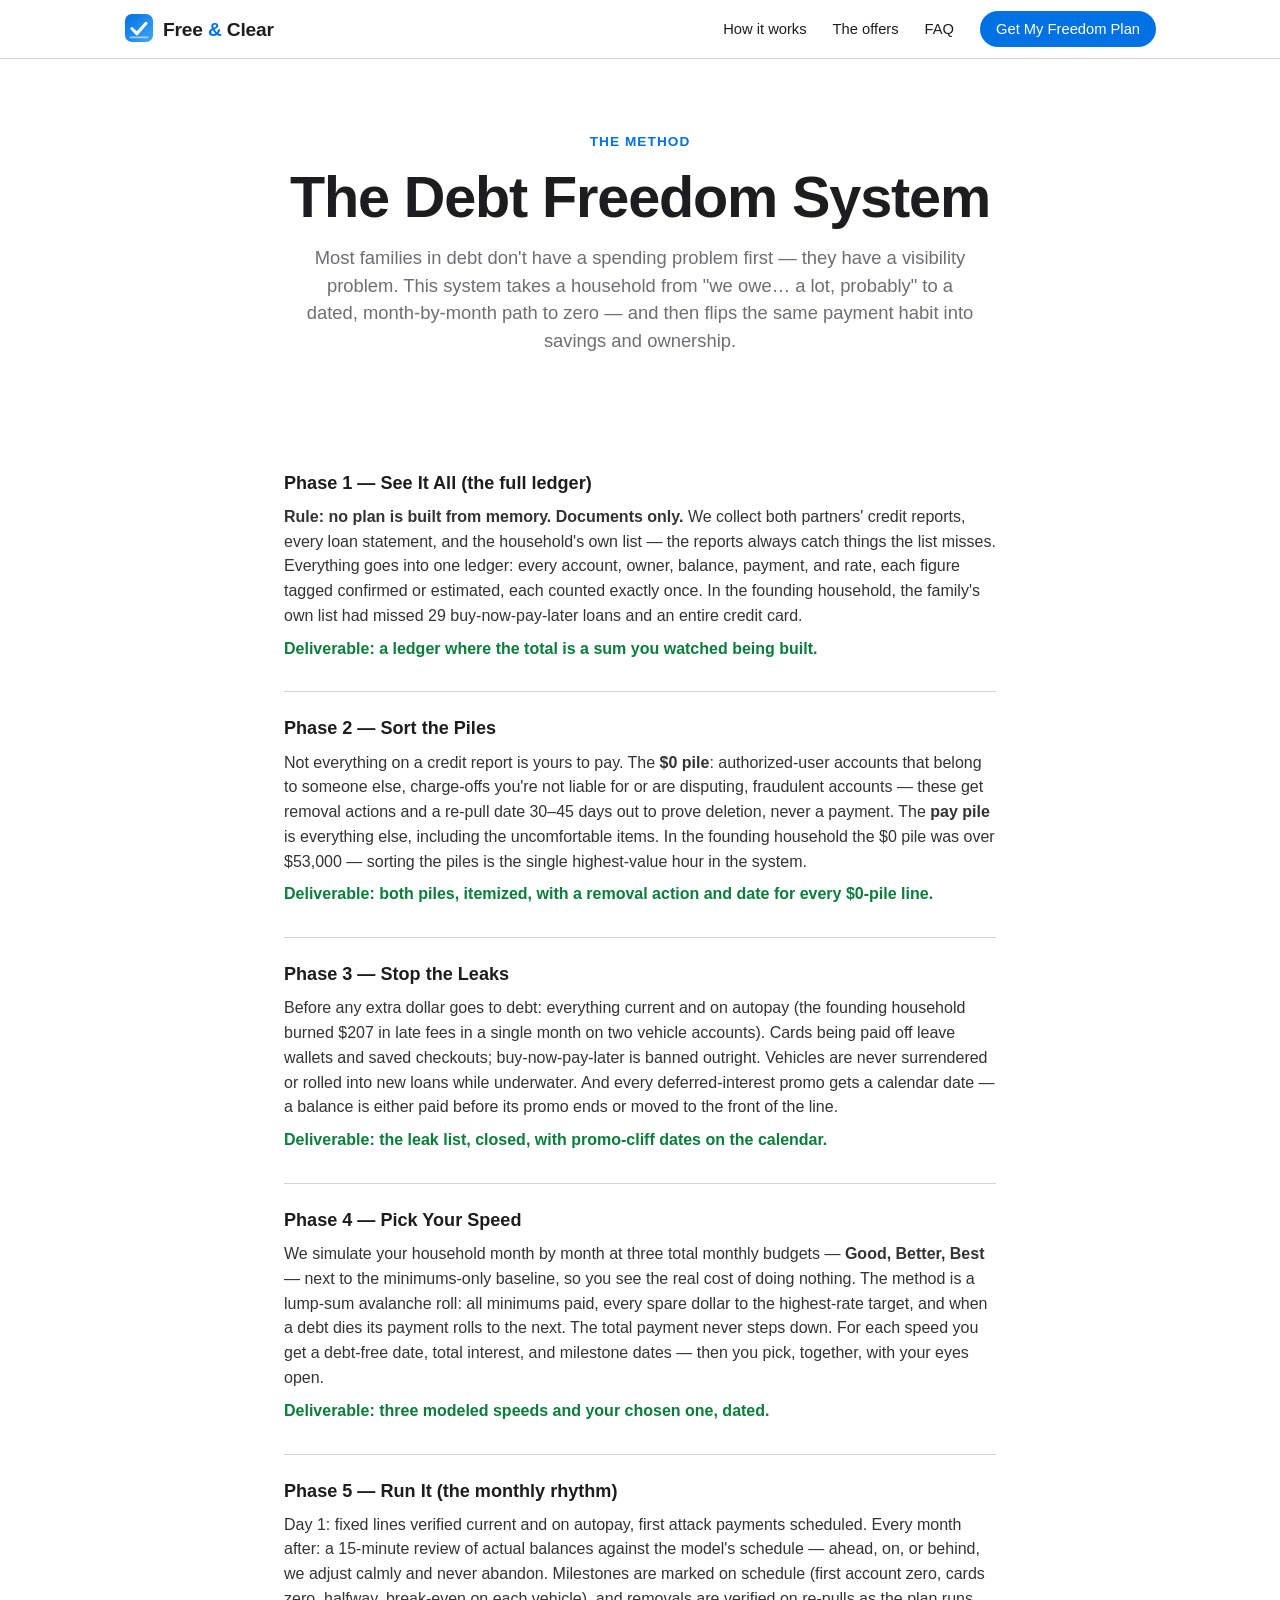
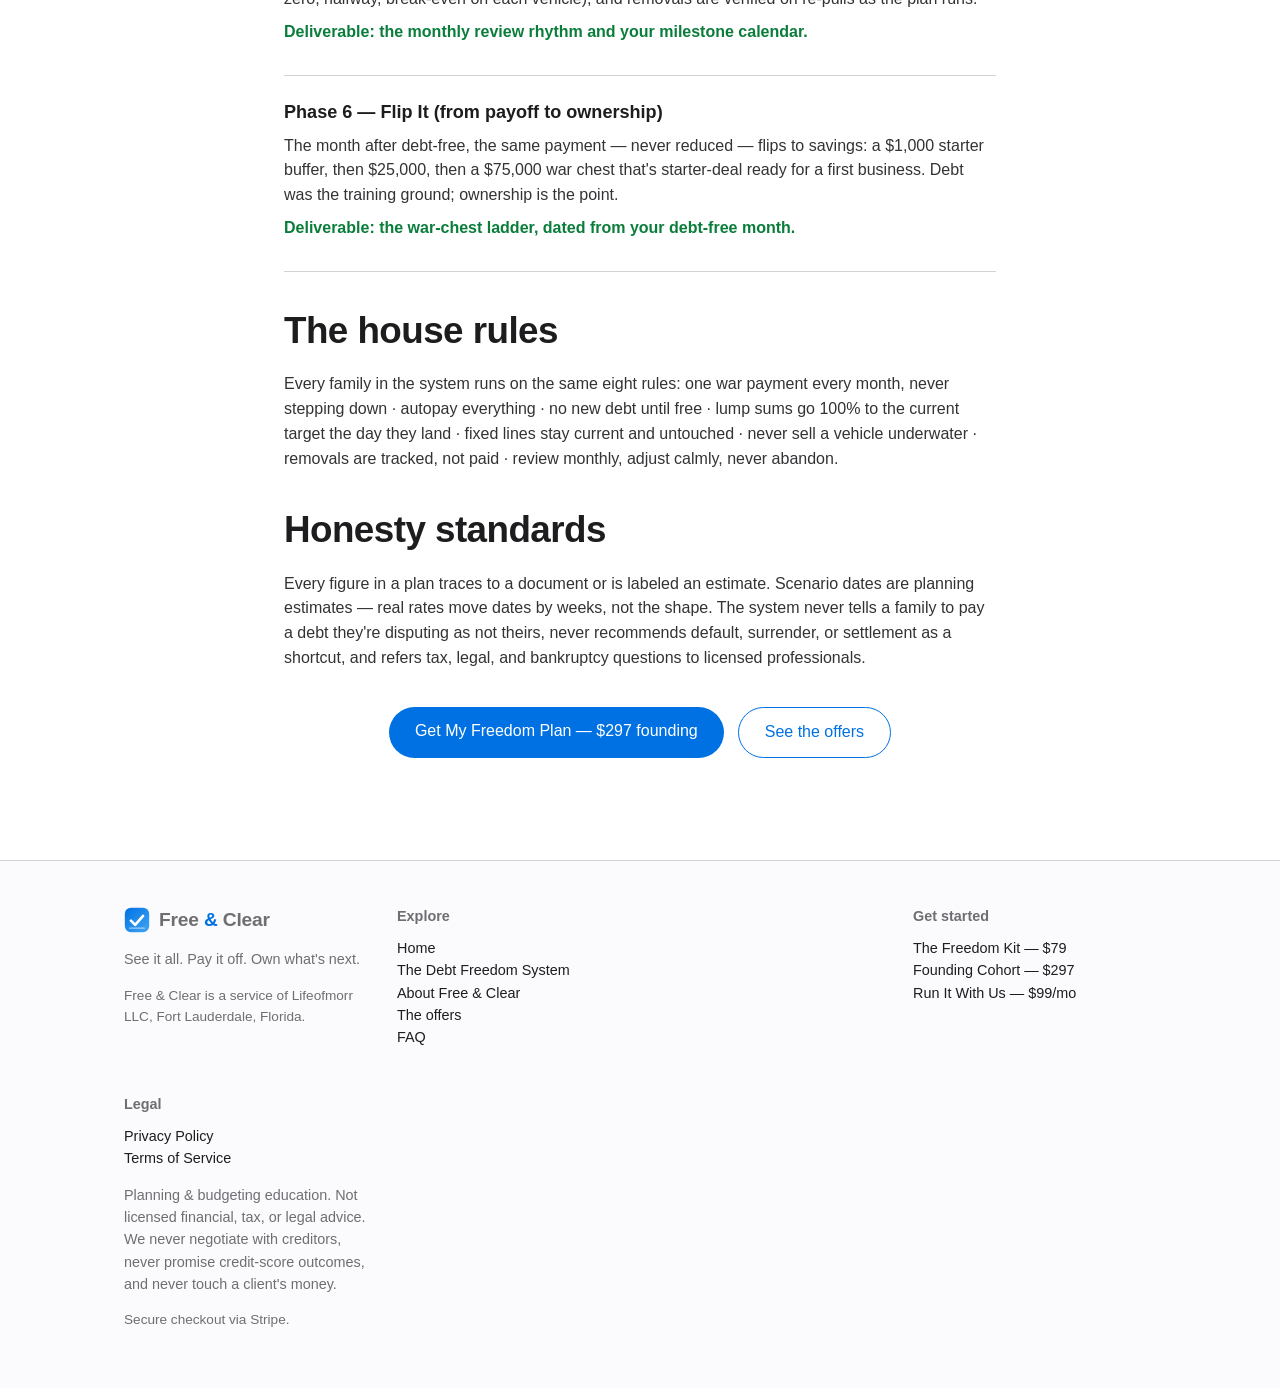
<file: system.html>
<!DOCTYPE html>
<html lang="en">
<head>
<meta charset="UTF-8">
<meta name="viewport" content="width=device-width, initial-scale=1.0">
<title>The Debt Freedom System — Free &amp; Clear</title>
<meta name="description" content="The six phases of the Debt Freedom System: See It All, Sort the Piles, Stop the Leaks, Pick Your Speed, Run It, Flip It — a dated, month-by-month path from buried to free.">
<meta property="og:type" content="website">
<meta property="og:title" content="The Debt Freedom System — Free &amp; Clear">
<meta property="og:description" content="Six phases from 'we owe a lot, probably' to a dated plan to zero — then the same payment flips to savings and ownership.">
<meta property="og:image" content="assets/hero-scene.svg">
<link rel="icon" type="image/svg+xml" href="assets/logo.svg">
<link rel="stylesheet" href="styles.css">
</head>
<body>

<header class="site-header">
  <div class="wrap header-inner">
    <a class="brand" href="index.html"><img class="brand-logo" src="assets/logo.svg" alt="Free &amp; Clear logo" width="30" height="30">Free <span class="amp">&amp;</span> Clear</a>
    <nav>
      <a href="index.html#how">How it works</a>
      <a href="index.html#offers">The offers</a>
      <a href="index.html#faq">FAQ</a>
      <a class="nav-cta" href="https://buy.stripe.com/fZubJ0gEf1subti2Ln8so3F">Get My Freedom Plan</a>
    </nav>
  </div>
</header>

<main>
  <section class="page-hero">
    <div class="wrap">
      <p class="eyebrow">The method</p>
      <h1>The Debt Freedom System</h1>
      <p class="subhead">Most families in debt don't have a spending problem first — they have a visibility problem. This system takes a household from "we owe… a lot, probably" to a dated, month-by-month path to zero — and then flips the same payment habit into savings and ownership.</p>
    </div>
  </section>

  <section class="section">
    <div class="wrap narrow prose">
      <div class="phase-block">
        <h3>Phase 1 — See It All (the full ledger)</h3>
        <p><strong>Rule: no plan is built from memory. Documents only.</strong> We collect both partners' credit reports, every loan statement, and the household's own list — the reports always catch things the list misses. Everything goes into one ledger: every account, owner, balance, payment, and rate, each figure tagged confirmed or estimated, each counted exactly once. In the founding household, the family's own list had missed 29 buy-now-pay-later loans and an entire credit card.</p>
        <p class="deliv">Deliverable: a ledger where the total is a sum you watched being built.</p>
      </div>
      <div class="phase-block">
        <h3>Phase 2 — Sort the Piles</h3>
        <p>Not everything on a credit report is yours to pay. The <strong>$0 pile</strong>: authorized-user accounts that belong to someone else, charge-offs you're not liable for or are disputing, fraudulent accounts — these get removal actions and a re-pull date 30–45 days out to prove deletion, never a payment. The <strong>pay pile</strong> is everything else, including the uncomfortable items. In the founding household the $0 pile was over $53,000 — sorting the piles is the single highest-value hour in the system.</p>
        <p class="deliv">Deliverable: both piles, itemized, with a removal action and date for every $0-pile line.</p>
      </div>
      <div class="phase-block">
        <h3>Phase 3 — Stop the Leaks</h3>
        <p>Before any extra dollar goes to debt: everything current and on autopay (the founding household burned $207 in late fees in a single month on two vehicle accounts). Cards being paid off leave wallets and saved checkouts; buy-now-pay-later is banned outright. Vehicles are never surrendered or rolled into new loans while underwater. And every deferred-interest promo gets a calendar date — a balance is either paid before its promo ends or moved to the front of the line.</p>
        <p class="deliv">Deliverable: the leak list, closed, with promo-cliff dates on the calendar.</p>
      </div>
      <div class="phase-block">
        <h3>Phase 4 — Pick Your Speed</h3>
        <p>We simulate your household month by month at three total monthly budgets — <strong>Good, Better, Best</strong> — next to the minimums-only baseline, so you see the real cost of doing nothing. The method is a lump-sum avalanche roll: all minimums paid, every spare dollar to the highest-rate target, and when a debt dies its payment rolls to the next. The total payment never steps down. For each speed you get a debt-free date, total interest, and milestone dates — then you pick, together, with your eyes open.</p>
        <p class="deliv">Deliverable: three modeled speeds and your chosen one, dated.</p>
      </div>
      <div class="phase-block">
        <h3>Phase 5 — Run It (the monthly rhythm)</h3>
        <p>Day 1: fixed lines verified current and on autopay, first attack payments scheduled. Every month after: a 15-minute review of actual balances against the model's schedule — ahead, on, or behind, we adjust calmly and never abandon. Milestones are marked on schedule (first account zero, cards zero, halfway, break-even on each vehicle), and removals are verified on re-pulls as the plan runs.</p>
        <p class="deliv">Deliverable: the monthly review rhythm and your milestone calendar.</p>
      </div>
      <div class="phase-block">
        <h3>Phase 6 — Flip It (from payoff to ownership)</h3>
        <p>The month after debt-free, the same payment — never reduced — flips to savings: a $1,000 starter buffer, then $25,000, then a $75,000 war chest that's starter-deal ready for a first business. Debt was the training ground; ownership is the point.</p>
        <p class="deliv">Deliverable: the war-chest ladder, dated from your debt-free month.</p>
      </div>

      <h2>The house rules</h2>
      <p>Every family in the system runs on the same eight rules: one war payment every month, never stepping down · autopay everything · no new debt until free · lump sums go 100% to the current target the day they land · fixed lines stay current and untouched · never sell a vehicle underwater · removals are tracked, not paid · review monthly, adjust calmly, never abandon.</p>

      <h2>Honesty standards</h2>
      <p>Every figure in a plan traces to a document or is labeled an estimate. Scenario dates are planning estimates — real rates move dates by weeks, not the shape. The system never tells a family to pay a debt they're disputing as not theirs, never recommends default, surrender, or settlement as a shortcut, and refers tax, legal, and bankruptcy questions to licensed professionals.</p>

      <div class="cta-row" style="margin-top:36px">
        <a class="btn btn-primary" href="https://buy.stripe.com/fZubJ0gEf1subti2Ln8so3F">Get My Freedom Plan — $297 founding</a>
        <a class="btn btn-ghost" href="index.html#offers">See the offers</a>
      </div>
    </div>
  </section>
</main>

<footer class="site-footer">
  <div class="wrap footer-grid foot-grid">
    <div>
      <p class="brand"><img class="brand-logo" src="assets/logo.svg" alt="Free &amp; Clear logo" width="26" height="26">Free <span class="amp">&amp;</span> Clear</p>
      <p>See it all. Pay it off. Own what's next.</p>
      <p class="fineprint">Free &amp; Clear is a service of Lifeofmorr LLC, Fort Lauderdale, Florida.</p>
    </div>
    <div>
      <p class="foot-head">Explore</p>
      <p><a href="index.html">Home</a><br><a href="system.html">The Debt Freedom System</a><br><a href="about.html">About Free &amp; Clear</a><br><a href="index.html#offers">The offers</a><br><a href="index.html#faq">FAQ</a></p>
    </div>
    <div>
      <p class="foot-head">Get started</p>
      <p><a href="https://buy.stripe.com/28EbJ0afR9Z00OE99L8so3E">The Freedom Kit — $79</a><br><a href="https://buy.stripe.com/fZubJ0gEf1subti2Ln8so3F">Founding Cohort — $297</a><br><a href="https://buy.stripe.com/8x25kCbjV9Z08h6eu58so3H">Run It With Us — $99/mo</a></p>
    </div>
    <div>
      <p class="foot-head">Legal</p>
      <p><a href="privacy.html">Privacy Policy</a><br><a href="terms.html">Terms of Service</a></p>
      <p>Planning &amp; budgeting education. Not licensed financial, tax, or legal advice. We never negotiate with creditors, never promise credit-score outcomes, and never touch a client's money.</p>
      <p class="fineprint">Secure checkout via Stripe.</p>
    </div>
  </div>
</footer>

</body>
</html>
</file>
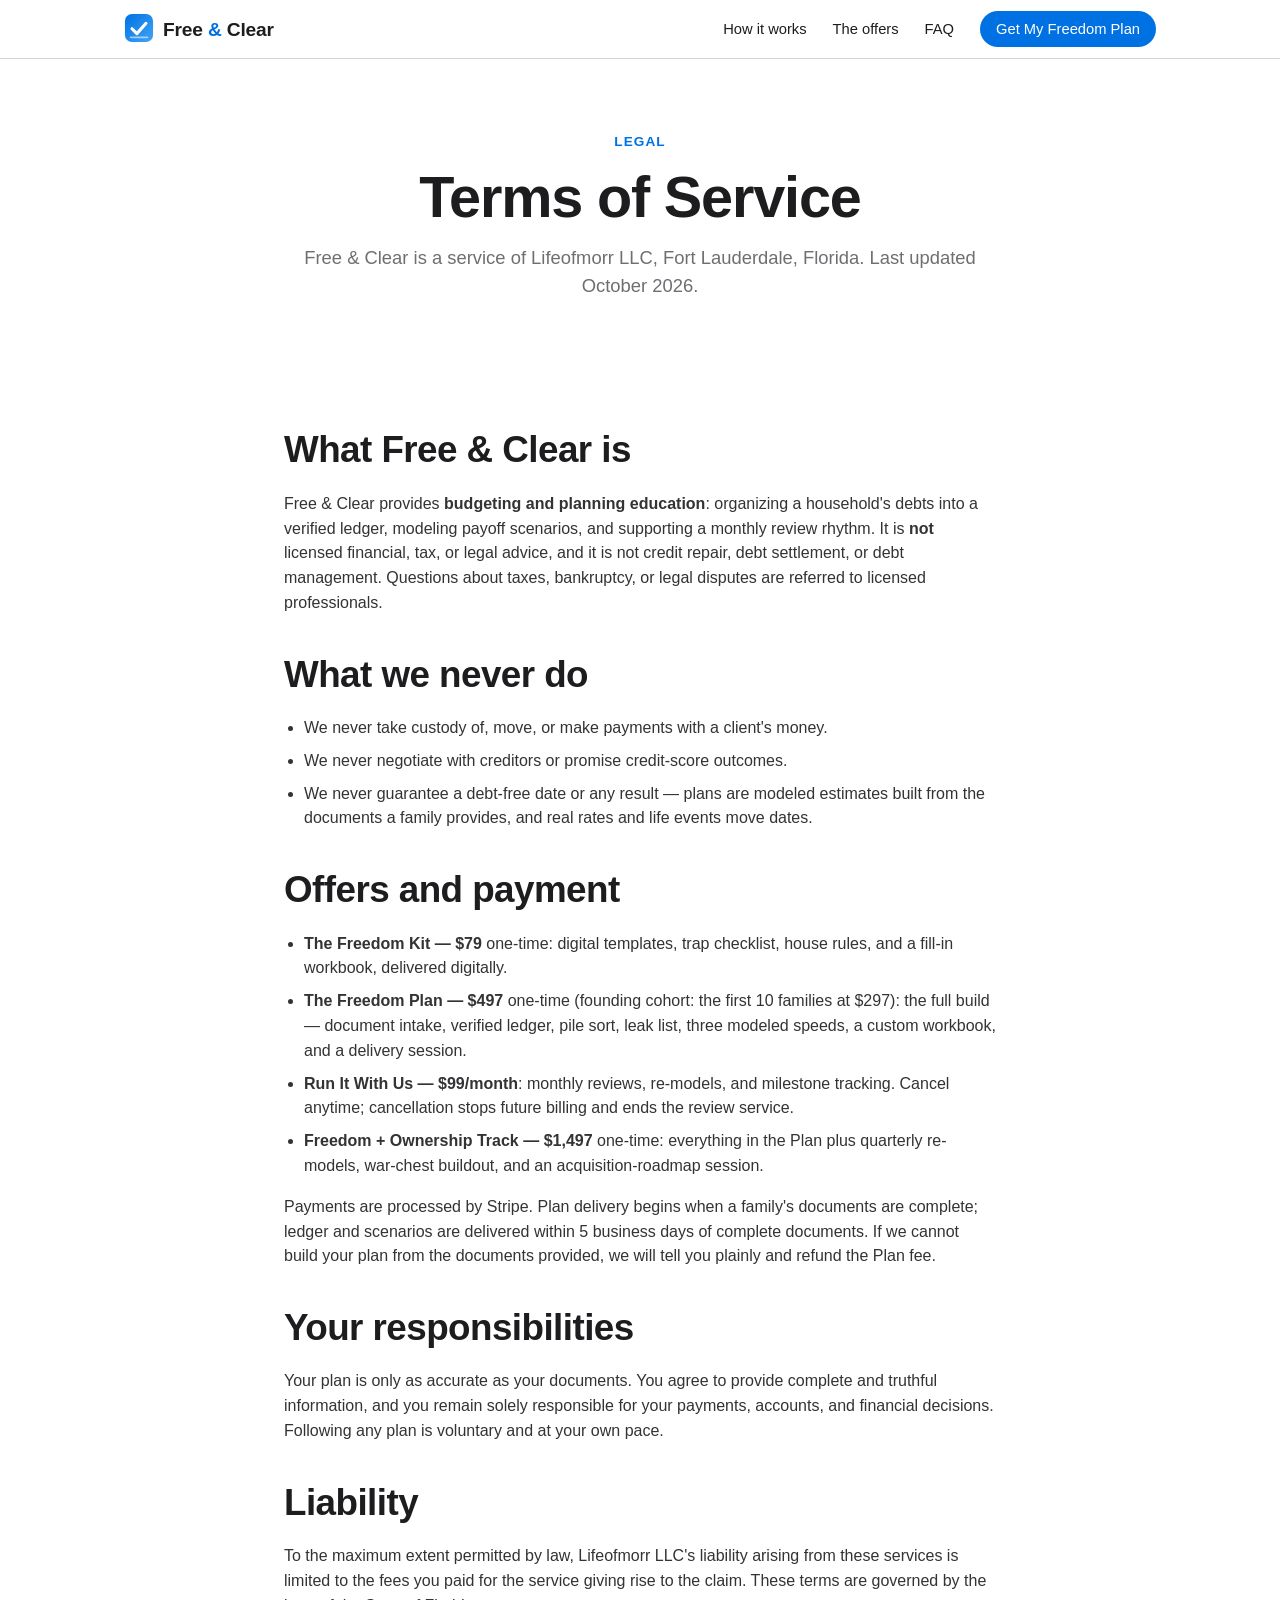
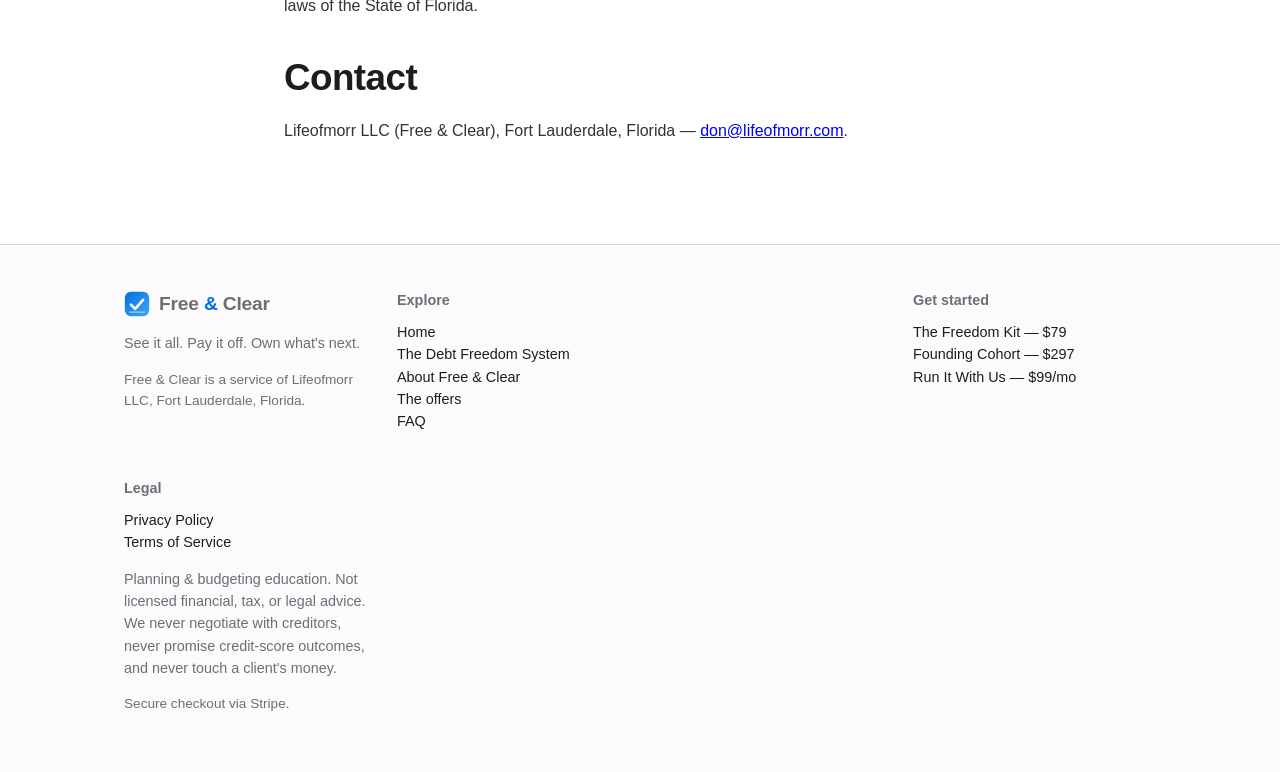
<file: terms.html>
<!DOCTYPE html>
<html lang="en">
<head>
<meta charset="UTF-8">
<meta name="viewport" content="width=device-width, initial-scale=1.0">
<title>Terms of Service — Free &amp; Clear</title>
<meta name="description" content="Free & Clear terms: planning and budgeting education from Lifeofmorr LLC — flat fees for defined deliverables, no advice, no guarantees, no creditor negotiation.">
<meta property="og:type" content="website">
<meta property="og:title" content="Terms of Service — Free &amp; Clear">
<meta property="og:description" content="Flat fees for defined deliverables. We build the map; you drive it.">
<link rel="icon" type="image/svg+xml" href="assets/logo.svg">
<link rel="stylesheet" href="styles.css">
</head>
<body>

<header class="site-header">
  <div class="wrap header-inner">
    <a class="brand" href="index.html"><img class="brand-logo" src="assets/logo.svg" alt="Free &amp; Clear logo" width="30" height="30">Free <span class="amp">&amp;</span> Clear</a>
    <nav>
      <a href="index.html#how">How it works</a>
      <a href="index.html#offers">The offers</a>
      <a href="index.html#faq">FAQ</a>
      <a class="nav-cta" href="https://buy.stripe.com/fZubJ0gEf1subti2Ln8so3F">Get My Freedom Plan</a>
    </nav>
  </div>
</header>

<main>
  <section class="page-hero">
    <div class="wrap">
      <p class="eyebrow">Legal</p>
      <h1>Terms of Service</h1>
      <p class="subhead">Free &amp; Clear is a service of Lifeofmorr LLC, Fort Lauderdale, Florida. Last updated October 2026.</p>
    </div>
  </section>

  <section class="section">
    <div class="wrap narrow prose">
      <h2>What Free &amp; Clear is</h2>
      <p>Free &amp; Clear provides <strong>budgeting and planning education</strong>: organizing a household's debts into a verified ledger, modeling payoff scenarios, and supporting a monthly review rhythm. It is <strong>not</strong> licensed financial, tax, or legal advice, and it is not credit repair, debt settlement, or debt management. Questions about taxes, bankruptcy, or legal disputes are referred to licensed professionals.</p>

      <h2>What we never do</h2>
      <ul>
        <li>We never take custody of, move, or make payments with a client's money.</li>
        <li>We never negotiate with creditors or promise credit-score outcomes.</li>
        <li>We never guarantee a debt-free date or any result — plans are modeled estimates built from the documents a family provides, and real rates and life events move dates.</li>
      </ul>

      <h2>Offers and payment</h2>
      <ul>
        <li><strong>The Freedom Kit — $79</strong> one-time: digital templates, trap checklist, house rules, and a fill-in workbook, delivered digitally.</li>
        <li><strong>The Freedom Plan — $497</strong> one-time (founding cohort: the first 10 families at $297): the full build — document intake, verified ledger, pile sort, leak list, three modeled speeds, a custom workbook, and a delivery session.</li>
        <li><strong>Run It With Us — $99/month</strong>: monthly reviews, re-models, and milestone tracking. Cancel anytime; cancellation stops future billing and ends the review service.</li>
        <li><strong>Freedom + Ownership Track — $1,497</strong> one-time: everything in the Plan plus quarterly re-models, war-chest buildout, and an acquisition-roadmap session.</li>
      </ul>
      <p>Payments are processed by Stripe. Plan delivery begins when a family's documents are complete; ledger and scenarios are delivered within 5 business days of complete documents. If we cannot build your plan from the documents provided, we will tell you plainly and refund the Plan fee.</p>

      <h2>Your responsibilities</h2>
      <p>Your plan is only as accurate as your documents. You agree to provide complete and truthful information, and you remain solely responsible for your payments, accounts, and financial decisions. Following any plan is voluntary and at your own pace.</p>

      <h2>Liability</h2>
      <p>To the maximum extent permitted by law, Lifeofmorr LLC's liability arising from these services is limited to the fees you paid for the service giving rise to the claim. These terms are governed by the laws of the State of Florida.</p>

      <h2>Contact</h2>
      <p>Lifeofmorr LLC (Free &amp; Clear), Fort Lauderdale, Florida — <a href="mailto:don@lifeofmorr.com">don@lifeofmorr.com</a>.</p>
    </div>
  </section>
</main>

<footer class="site-footer">
  <div class="wrap footer-grid foot-grid">
    <div>
      <p class="brand"><img class="brand-logo" src="assets/logo.svg" alt="Free &amp; Clear logo" width="26" height="26">Free <span class="amp">&amp;</span> Clear</p>
      <p>See it all. Pay it off. Own what's next.</p>
      <p class="fineprint">Free &amp; Clear is a service of Lifeofmorr LLC, Fort Lauderdale, Florida.</p>
    </div>
    <div>
      <p class="foot-head">Explore</p>
      <p><a href="index.html">Home</a><br><a href="system.html">The Debt Freedom System</a><br><a href="about.html">About Free &amp; Clear</a><br><a href="index.html#offers">The offers</a><br><a href="index.html#faq">FAQ</a></p>
    </div>
    <div>
      <p class="foot-head">Get started</p>
      <p><a href="https://buy.stripe.com/28EbJ0afR9Z00OE99L8so3E">The Freedom Kit — $79</a><br><a href="https://buy.stripe.com/fZubJ0gEf1subti2Ln8so3F">Founding Cohort — $297</a><br><a href="https://buy.stripe.com/8x25kCbjV9Z08h6eu58so3H">Run It With Us — $99/mo</a></p>
    </div>
    <div>
      <p class="foot-head">Legal</p>
      <p><a href="privacy.html">Privacy Policy</a><br><a href="terms.html">Terms of Service</a></p>
      <p>Planning &amp; budgeting education. Not licensed financial, tax, or legal advice. We never negotiate with creditors, never promise credit-score outcomes, and never touch a client's money.</p>
      <p class="fineprint">Secure checkout via Stripe.</p>
    </div>
  </div>
</footer>

</body>
</html>
</file>
<file: styles.css>
/* Free & Clear — sales page. Apple-grade: system type, generous whitespace, one accent. */
:root{
  --ink:#1d1d1f; --sub:#6e6e73; --line:#d2d2d7; --bg:#fff; --alt:#f5f5f7;
  --accent:#0071e3; --accent-dark:#0060c9; --good:#0a7d3b; --radius:18px;
}
*{margin:0;padding:0;box-sizing:border-box}
html{scroll-behavior:smooth}
body{font-family:-apple-system,BlinkMacSystemFont,"SF Pro Text","Helvetica Neue",Helvetica,Arial,sans-serif;color:var(--ink);background:var(--bg);line-height:1.55;-webkit-font-smoothing:antialiased}
.wrap{max-width:1080px;margin:0 auto;padding:0 24px}
.wrap.narrow{max-width:760px}
.center{text-align:center}
h1{font-size:clamp(2.2rem,5.5vw,3.6rem);font-weight:700;letter-spacing:-.02em;line-height:1.08}
h2{font-size:clamp(1.6rem,3.5vw,2.3rem);font-weight:700;letter-spacing:-.015em;line-height:1.15;margin-bottom:20px}
h3{font-size:1.13rem;font-weight:600;margin-bottom:8px}
p{margin-bottom:14px;color:#333336}
.fineprint{font-size:.85rem;color:var(--sub)}
.eyebrow{font-size:.85rem;font-weight:600;letter-spacing:.08em;text-transform:uppercase;color:var(--accent);margin-bottom:14px}

/* header */
.site-header{position:sticky;top:0;background:rgba(255,255,255,.85);backdrop-filter:saturate(180%) blur(16px);border-bottom:1px solid var(--line);z-index:10}
.header-inner{display:flex;align-items:center;justify-content:space-between;height:58px}
.brand{font-size:1.2rem;font-weight:700;color:var(--ink);text-decoration:none;letter-spacing:-.01em}
.brand .amp{color:var(--accent)}
.site-header nav{display:flex;gap:26px;align-items:center}
.site-header nav a{color:var(--ink);text-decoration:none;font-size:.92rem}
.site-header nav a:hover{color:var(--accent)}
.site-header nav a.nav-cta{background:var(--accent);color:#fff;padding:7px 16px;border-radius:980px;font-weight:500}
.site-header nav a.nav-cta:hover{background:var(--accent-dark)}

/* hero */
.hero{padding:96px 0 80px;text-align:center;background:linear-gradient(180deg,#fbfbfd 0%,#f5f5f7 100%)}
.hero .subhead{font-size:1.2rem;color:var(--sub);max-width:720px;margin:22px auto 30px;line-height:1.5}
.cta-row{display:flex;gap:14px;justify-content:center;flex-wrap:wrap;margin-bottom:18px}
.micro-trust{font-size:.88rem;color:var(--sub);max-width:640px;margin:6px auto 0}

/* buttons */
.btn{display:inline-block;text-decoration:none;font-weight:500;border-radius:980px;padding:12px 26px;font-size:1rem;transition:background .15s ease,transform .15s ease}
.btn-primary{background:var(--accent);color:#fff}
.btn-primary:hover{background:var(--accent-dark)}
.btn-ghost{background:transparent;color:var(--accent);border:1px solid var(--accent)}
.btn-ghost:hover{background:rgba(0,113,227,.06)}
.btn-card{background:#1d1d1f;color:#fff;width:100%;text-align:center}
.btn-card:hover{background:#000}
.btn-large{font-size:1.1rem;padding:15px 34px}

/* sections */
.section{padding:84px 0}
.section-alt{background:var(--alt)}
.problem-list{list-style:none}
.problem-list li{padding:16px 0;border-bottom:1px solid var(--line);font-size:1.06rem;color:#333336}
.problem-list li:last-child{border-bottom:none}

/* cards */
.grid{display:grid;grid-template-columns:repeat(auto-fit,minmax(280px,1fr));gap:18px;margin-top:34px}
.card{background:#fff;border:1px solid #e8e8ec;border-radius:var(--radius);padding:28px}
.card .step{display:inline-flex;align-items:center;justify-content:center;width:30px;height:30px;border-radius:50%;background:var(--accent);color:#fff;font-weight:700;font-size:.95rem;margin-bottom:12px}
.card p{color:var(--sub);margin-bottom:0}

/* offers */
.offer{display:flex;flex-direction:column}
.offer .price{font-size:2.1rem;font-weight:700;color:var(--ink);letter-spacing:-.02em;margin:4px 0 10px}
.offer .price .per{font-size:1rem;font-weight:500;color:var(--sub)}
.offer p{margin-bottom:12px}
.offer .btn{margin-top:auto;margin-bottom:10px}
.offer .btn:last-child{margin-bottom:0}
.offer.featured{border:2px solid var(--accent);position:relative}
.offer .badge{position:absolute;top:-13px;left:24px;background:var(--accent);color:#fff;font-size:.75rem;font-weight:600;letter-spacing:.05em;text-transform:uppercase;padding:4px 12px;border-radius:980px;margin:0}
.offer .founding{color:var(--good);font-weight:600}

/* faq */
.faq-item{padding:20px 0;border-bottom:1px solid var(--line)}
.faq-item:last-child{border-bottom:none}
.faq-item p{color:var(--sub);margin-bottom:0}

/* final cta + footer */
.final-cta{background:linear-gradient(180deg,#fff,#f5f5f7)}
.site-footer{border-top:1px solid var(--line);padding:44px 0;font-size:.9rem;background:#fbfbfd}
.footer-grid{display:grid;grid-template-columns:1fr 2fr 1fr;gap:30px}
.site-footer p{color:var(--sub)}
.site-footer a{color:var(--ink);text-decoration:none}
.site-footer a:hover{color:var(--accent)}

/* brand + hero visuals */
.brand-logo{vertical-align:-7px;margin-right:9px;border-radius:7px}
.hero-spark{display:block;margin:26px auto 0}
.hero-panel{max-width:880px;margin:34px auto 0}
.hero-panel img{width:100%;height:auto;display:block;border-radius:22px;box-shadow:0 18px 50px rgba(0,0,0,.10)}
.card .ic{width:26px;height:26px;display:block;margin-bottom:10px}

/* lists */
.milestones{list-style:none;margin:6px 0 14px}
.milestones li{padding:11px 0 11px 26px;border-bottom:1px solid var(--line);position:relative;color:#333336}
.milestones li:last-child{border-bottom:none}
.milestones li::before{content:"";position:absolute;left:2px;top:19px;width:9px;height:9px;border-radius:50%;background:var(--good)}
.rules-list{list-style:none;counter-reset:rule;margin-top:8px}
.rules-list li{counter-increment:rule;padding:13px 0 13px 46px;border-bottom:1px solid var(--line);position:relative;color:#333336;font-size:1.03rem}
.rules-list li:last-child{border-bottom:none}
.rules-list li::before{content:counter(rule);position:absolute;left:0;top:11px;width:30px;height:30px;border-radius:50%;background:var(--ink);color:#fff;font-weight:700;font-size:.92rem;display:flex;align-items:center;justify-content:center}
.trap-grid,.compare-grid{margin-top:26px}

/* footer */
.foot-head{font-weight:600;color:var(--ink);margin-bottom:10px}

/* subpages */
.page-hero{padding:72px 0 8px;text-align:center}
.page-hero .subhead{font-size:1.15rem;color:var(--sub);max-width:680px;margin:16px auto 0;line-height:1.5}
.prose p{margin-bottom:16px}
.prose h2{margin-top:38px}
.prose ul{margin:0 0 16px 20px;color:#333336}
.prose li{margin-bottom:8px}
.phase-block{padding:22px 0;border-bottom:1px solid var(--line)}
.phase-block:last-child{border-bottom:none}
.phase-block p{color:#333336;margin-bottom:8px}
.phase-block .deliv{color:var(--good);font-weight:600}

@media (max-width:720px){
  .hero{padding:64px 0 56px}
  .section{padding:56px 0}
  .footer-grid{grid-template-columns:1fr}
  .site-header nav a:not(.nav-cta){display:none}
}
</file>
